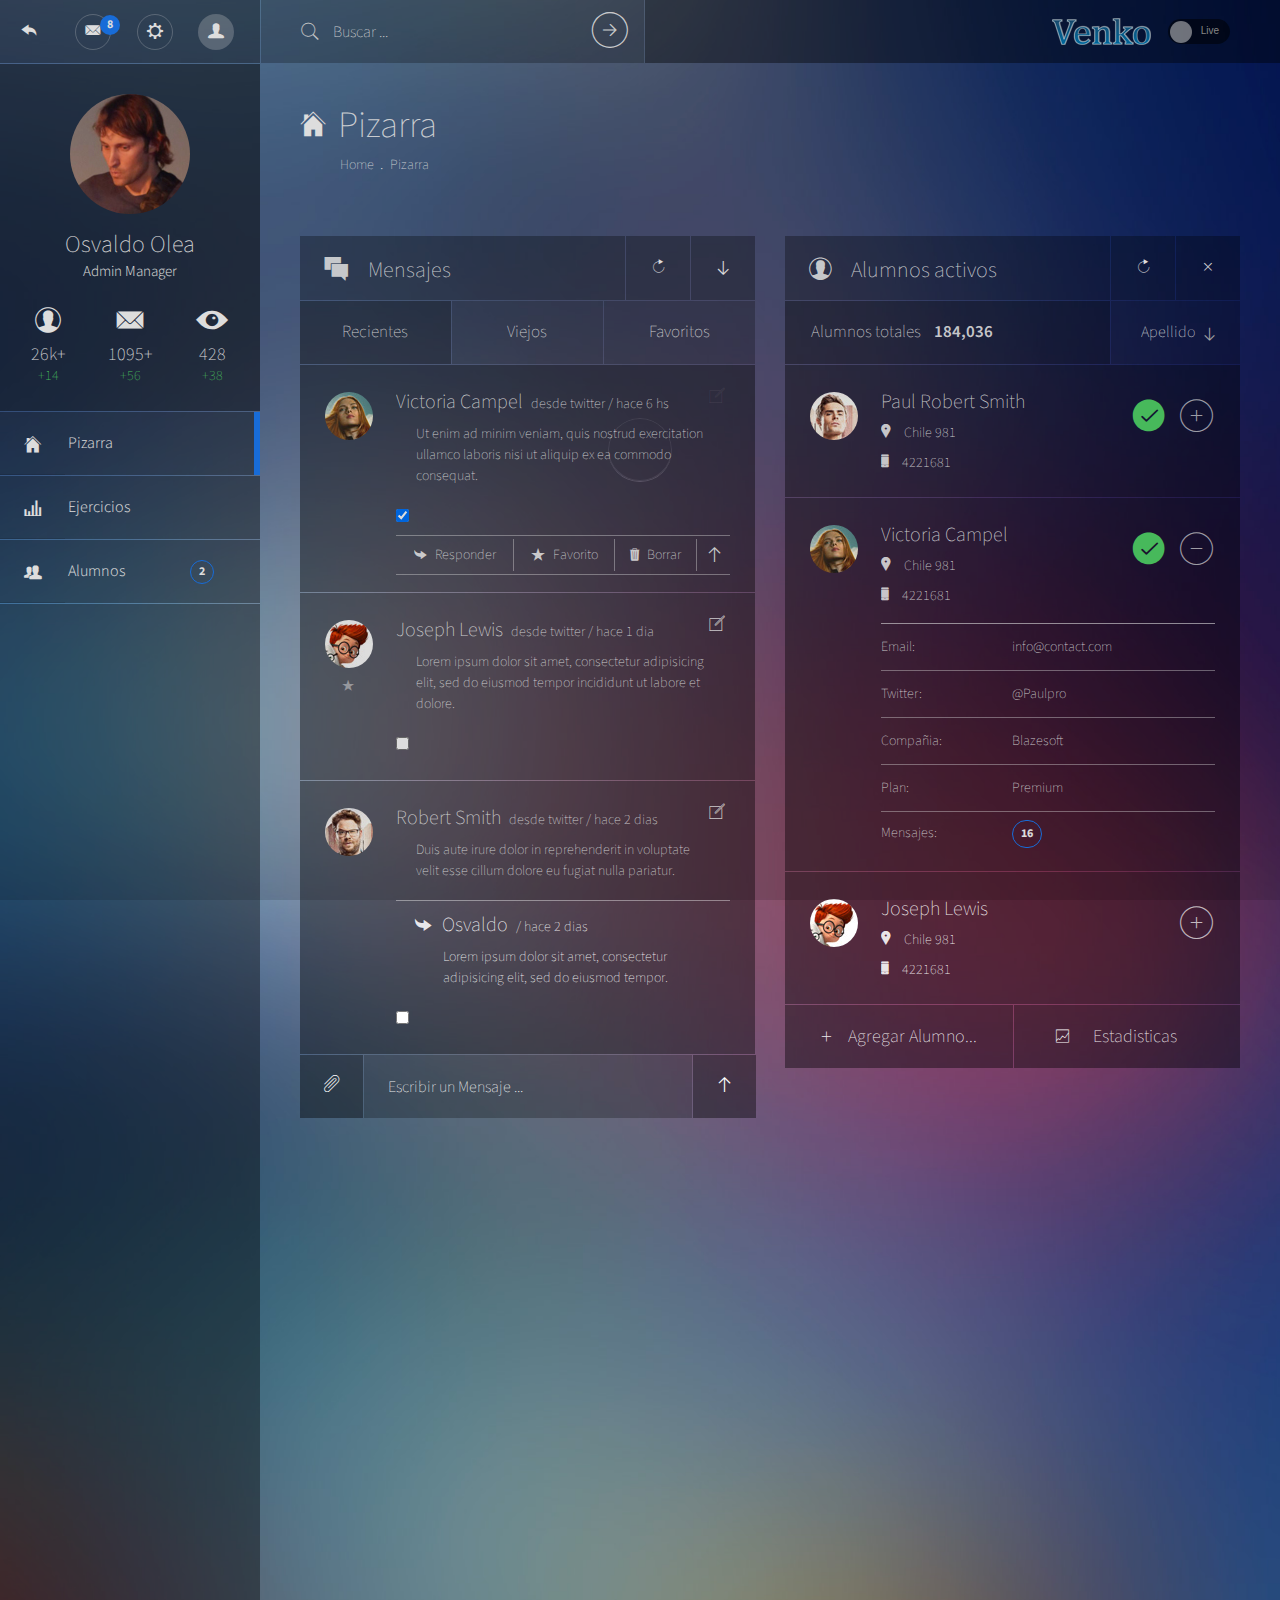
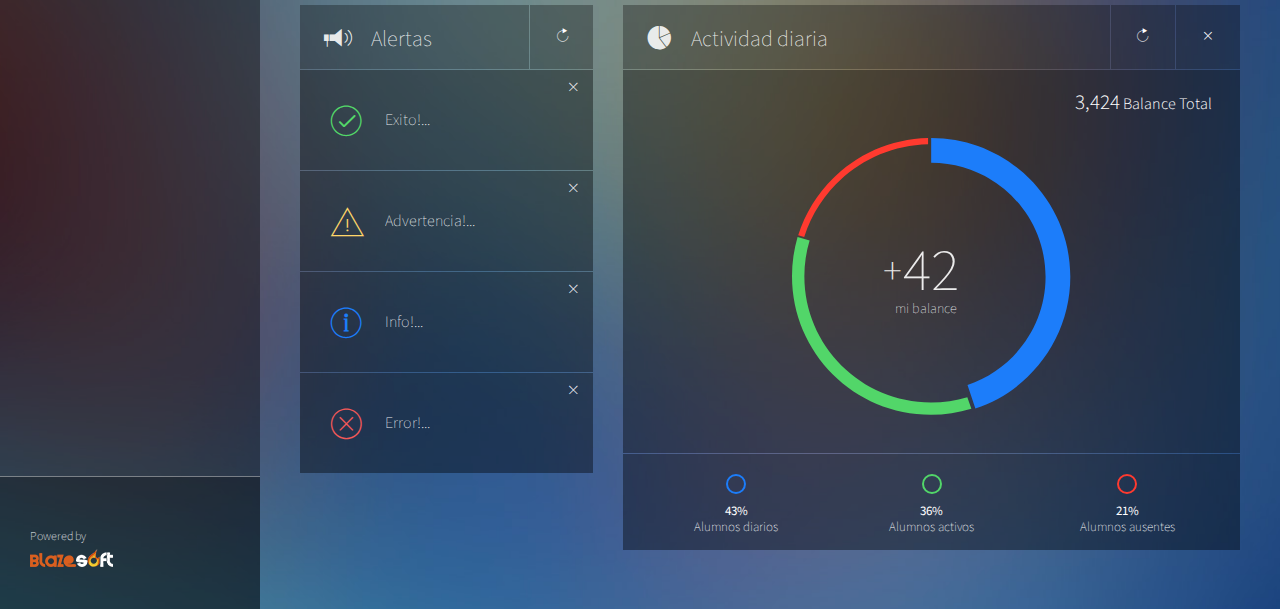
<file: Venko/Admin/templates/index.html>
<!DOCTYPE html>
<html lang="es">
<head>
	<meta charset="UTF-8">
	<meta name="viewport" content="width=device-width, initial-scale=1.0">
	<title>Venko | Entrenamiento Personalizado Digital</title>
	
	<link rel="icon" sizes="192x192" href="../static/img/touch-icon.png" /> 
	<link rel="apple-touch-icon" href="../static/img/touch-icon-iphone.png" /> 
	<link rel="apple-touch-icon" sizes="76x76" href="../static/img/touch-icon-ipad.png" /> 
	<link rel="apple-touch-icon" sizes="120x120" href="../static/img/touch-icon-iphone-retina.png" />
	<link rel="apple-touch-icon" sizes="152x152" href="../static/img/touch-icon-ipad-retina.png" />
	
	<link rel="shortcut icon" type="image/x-icon" href="../static/img/favicon.ico" />

	<link rel="stylesheet" type="text/css" href="../static/css/bootstrap.min.css">
	<link rel="stylesheet" type="text/css" href="../static/css/main.min.css">
</head>
<body>
	<div id="loading">
		<div class="loader loader-light loader-large"></div>
	</div>
	<header class="top-bar">
		
		<ul class="profile"> 
			<li>
				<a href="#" class="btn-circle no-circle">
					<i class="pe-7f-back"></i>
				</a>
			</li>
			<li>
				<a href="#" onclick="return false;" class="btn-circle btn-sm">
					<i class="pe-7f-mail"></i>
					<span class="badge badge--blue">8</span>
				</a>
			</li>
			<li>
				<a href="#" onclick="return false;" class="btn-circle btn-sm">
					<i class="pe-7g-sets"></i>
				</a>
			</li>
			<li>
				<a href="#" onclick="return false;" class="btn-circle btn-sm active">
					<i class="pe-7g-user"></i>
				</a>
			</li>
			<li class="mobile-nav">
				<a href="#" onclick="return false;" class="btn-circle btn-sm">
					<i class="pe-7f-menu"></i>
				</a>
			</li>
		</ul>

		<div class="main-search">
			<input type="text" placeholder="Buscar ..." id="msearch">
			<label for="msearch">
				<i class="pe-7s-search"></i>
			</label>
			<button>
				<i class="pe-7g-arrow-circled pe-rotate-90"></i>
			</button>
		</div>
		
		<div class="main-brand">
			<div class="main-brand__container">
				<div class="main-logo"><img src="../static/img/logo.png"></div>
				<input type="checkbox" id="s-logo" class="sw" />
				<label class="swtc swtc--dark swtc--header" for="s-logo"></label> 
			</div>
		</div>
		
	</header> <!-- /top-bar -->


	<div class="wrapper">

		<aside class="sidebar">
			
			<div class="user-info">
					<figure class="rounded-image profile__img">
						<img class="media-object" src="../static/img/profile.jpg" alt="user">
					</figure>
					<h2 class="user-info__name">Osvaldo Olea</h2>
					<h3 class="user-info__role">Admin Manager</h3>
					<ul class="user-info__numbers">
						<li>
							<i class="pe-7f-user"></i>
							<p>26k+</p>
							<p>+14</p>
						</li>
						<li>
							<i class="pe-7f-mail"></i>
							<p>1095+</p>
							<p>+56</p>
						</li>
						<li>
							<i class="pe-7g-watch"></i>
							<p>428</p>
							<p>+38</p>
						</li>
					</ul>
				</div> <!-- /user-info -->

				<ul class="main-nav">
					<li class="main-nav--active">
						<a class="main-nav__link" href="#">
							<span class="main-nav__icon"><i class="pe-7f-home"></i></span>
							Pizarra
						</a>
					</li>
					<li>
						<a class="main-nav__link" href="#">
							<span class="main-nav__icon"><i class="pe-7f-graph3"></i></span>
							Ejercicios
						</a>
					</li>
					<li>
						<a class="main-nav__link" href="/alumnos">
							<span class="main-nav__icon"><i class="pe-7f-users"></i></span>
							Alumnos <span class="badge badge--line badge--blue">2</span>
						</a>
					</li>
				</ul> <!-- /main-nav -->
			
		</aside> <!-- /sidebar -->
		
		<section class="content">
			<header class="main-header">
				<div class="main-header__nav">
					<h1 class="main-header__title">
						<i class="pe-7f-home"></i>
						<span>Pizarra</span>
					</h1>
					<ul class="main-header__breadcrumb">
						<li><a href="#" onclick="return false;">Home</a></li>
						<li class="active"><a href="#" onclick="return false;">Pizarra</a></li>
					</ul>
				</div>
				
			</header> <!-- /main-header -->

				<div class="row">
					
					<div class="col-md-6">
						<article class="widget">
							<header class="widget__header">
								<div class="widget__title">
									<i class="pe-7f-chat"></i><h3>Mensajes</h3>
								</div>
								<div class="widget__config">
									<a href="#"><i class="pe-7f-refresh"></i></a>
									<a href="#" style="line-height: 68px;"><i class="pe-7g-arrow2-down"></i></a>
								</div>
							</header>
							
							<div class="widget__content">
								<div class="tabs">
									<input type="radio" id="tab1" name="msgs_tabs" checked>
									<label for="tab1" class="tabs__tab">Recientes</label>
									<input type="radio" id="tab2" name="msgs_tabs">
									<label for="tab2" class="tabs__tab">Viejos</label>
									<input type="radio" id="tab3" name="msgs_tabs">
									<label for="tab3" class="tabs__tab">Favoritos</label>
									<div class="clearfix"></div>
									
									<div class="tabs__content">
										
										<div class="tabs__content--1">
											
											<div class="media message">
												<figure class="pull-left rounded-image message__img">
													<img class="media-object" src="../static/img/user1.jpg" alt="user">
												</figure>
												<div class="media-body">
													<h4 class="media-heading message__heading">Victoria Campel  <span>desde twitter  /  hace 6 hs</span></h4>
													<p class="message__msg">Ut enim ad minim veniam, quis nostrud exercitation ullamco laboris nisi ut aliquip ex ea commodo consequat. </p>
													<input type="checkbox" class="msg-o" id="msg-o1" checked>
													<label class="message__controls--opener" for="msg-o1"><i class="pe-7s-note"></i></label>
													<div class="message__controls--cont">
														<ul class="message__controls">
															<li><a href="#" onclick="return false;"><i class="pe-7f-back pe-rotate-180"></i> <span>Responder</span></a></li>
															<li><a href="#" class="set_fav" onclick="return false;"><i class="pe-7f-star"></i> <span>Favorito</span></a></li>
															<li><a href="#" onclick="return false;"><i class="pe-7f-trash"></i> <span>Borrar</span></a></li>
															<li><a href="#" class="close_cntrl" onclick="return false;"><i class="pe-7g-arrow2-up"></i></a></li>
														</ul>
													</div> 
												</div>
											</div> <!-- /message -->

											<div class="media message fav">
												<figure class="pull-left rounded-image message__img">
													<img class="media-object" src="../static/img/user2.jpg" alt="user">
												</figure>
												<div class="media-body">
													<h4 class="media-heading message__heading">Joseph Lewis <span>desde twitter  /  hace 1 dia</span></h4>
													<p class="message__msg">Lorem ipsum dolor sit amet, consectetur adipisicing elit, sed do eiusmod tempor incididunt ut labore et dolore.</p>
													<input type="checkbox" class="msg-o" id="msg-o2">
													<label class="message__controls--opener" for="msg-o2"><i class="pe-7s-note"></i></label>
													<div class="message__controls--cont">
														<ul class="message__controls">
															<li><a href="#" onclick="return false;"><i class="pe-7f-back pe-rotate-180"></i> <span>Responder</span></a></li>
															<li><a href="#" class="set_fav" onclick="return false;"><i class="pe-7f-star"></i> <span>Favorito</span></a></li>
															<li><a href="#" onclick="return false;"><i class="pe-7f-trash"></i> <span>Borrar</span></a></li>
															<li><a href="#" class="close_cntrl" onclick="return false;"><i class="pe-7g-arrow2-up"></i></a></li>
														</ul>
													</div>
												</div>
											</div> <!-- /message -->

											<div class="media message">
												<figure class="pull-left rounded-image message__img">
													<img class="media-object" src="../static/img/user3.jpg" alt="user">
												</figure>
												<div class="media-body">
													<h4 class="media-heading message__heading">Robert Smith  <span>desde twitter  /  hace 2 dias</span></h4>
													<p class="message__msg">Duis aute irure dolor in reprehenderit in voluptate velit esse cillum dolore eu fugiat nulla pariatur.</p>
													<hr>
													<div class="message__reply">
														<h4 class="media-heading message__heading">
															<i class="pe-7f-back pe-rotate-180"></i> Osvaldo  <span>/  hace 2 dias</span></h4>
														<p class="message__msg">Lorem ipsum dolor sit amet, consectetur adipisicing elit, sed do eiusmod tempor.</p>
													</div>
													<input type="checkbox" class="msg-o" id="msg-o3">
													<label class="message__controls--opener" for="msg-o3"><i class="pe-7s-note"></i></label>
													<div class="message__controls--cont">
														<ul class="message__controls">
															<li><a href="#" onclick="return false;"><i class="pe-7f-back pe-rotate-180"></i> <span>Responder</span></a></li>
															<li><a href="#" class="set_fav" onclick="return false;"><i class="pe-7f-star"></i> <span>Favorito</span></a></li>
															<li><a href="#" onclick="return false;"><i class="pe-7f-trash"></i> <span>Borrar</span></a></li>
															<li><a href="#" class="close_cntrl" onclick="return false;"><i class="pe-7g-arrow2-up"></i></a></li>
														</ul>
													</div>
												</div>
											</div> <!-- /message -->
											<div class="message__write">
												<form action="">
													<input type="file" id="add_attachment">
													<label for="add_attachment"><i class="pe-7f-paperclip  pe-rotate-90"></i></label><input type="text" placeholder="Escribir un Mensaje ..."><input type="submit" id="send_msg"><label for="send_msg"><i class="pe-7g-arrow2-up"></i></label></form>
											</div>
										</div> <!-- /tabscontent1 -->


										
										<div class="tabs__content--2">
											
											<div class="media message">
												<figure class="pull-left rounded-image message__img">
													<img class="media-object" src="../static/img/user1.jpg" alt="user">
												</figure>
												<div class="media-body">
													<h4 class="media-heading message__heading">Victoria Campel  <span>desde twitter  /  hace 6 hs</span></h4>
													<p class="message__msg">Ut enim ad minim veniam, quis nostrud exercitation ullamco laboris nisi ut aliquip ex ea commodo consequat. Duis aute irure dolor in reprehenderit in voluptate velit esse.</p>
													<input type="checkbox" class="msg-o" id="msg-o4" checked>
													<label class="message__controls--opener" for="msg-o4"><i class="pe-7s-note"></i></label>
													<div class="message__controls--cont">
														<ul class="message__controls">
															<li><a href="#" onclick="return false;"><i class="pe-7f-back pe-rotate-180"></i> <span>Responder</span></a></li>
															<li><a href="#" class="set_fav" onclick="return false;"><i class="pe-7f-star"></i> <span>Favorito</span></a></li>
															<li><a href="#" onclick="return false;"><i class="pe-7f-trash"></i> <span>Borrar</span></a></li>
															<li><a href="#" class="close_cntrl" onclick="return false;"><i class="pe-7g-arrow2-up"></i></a></li>
														</ul>
													</div> 
												</div>
											</div> <!-- /message -->

											<div class="media message fav">
												<figure class="pull-left rounded-image message__img">
													<img class="media-object" src="../static/img/user2.jpg" alt="user">
												</figure>
												<div class="media-body">
													<h4 class="media-heading message__heading">Joseph Lewis <span>desde twitter  /  hace 1 dia</span></h4>
													<p class="message__msg">Lorem ipsum dolor sit amet, consectetur adipisicing elit, sed do eiusmod tempor incididunt ut labore et dolore magna aliqua.</p>
													<input type="checkbox" class="msg-o" id="msg-o5">
													<label class="message__controls--opener" for="msg-o5"><i class="pe-7s-note"></i></label>
													<div class="message__controls--cont">
														<ul class="message__controls">
															<li><a href="#" onclick="return false;"><i class="pe-7f-back pe-rotate-180"></i> <span>Responder</span></a></li>
															<li><a href="#" class="set_fav" onclick="return false;"><i class="pe-7f-star"></i> <span>Favorito</span></a></li>
															<li><a href="#" onclick="return false;"><i class="pe-7f-trash"></i> <span>Borrar</span></a></li>
															<li><a href="#" class="close_cntrl" onclick="return false;"><i class="pe-7g-arrow2-up"></i></a></li>
														</ul>
													</div>
												</div>
											</div> <!-- /message -->

											<div class="message__write">
												<form action="">
													<input type="file" id="add_attachment">
													<label for="add_attachment"><i class="pe-7f-paperclip  pe-rotate-90"></i></label><input type="text" placeholder="Escribir un Mensaje ..."><input type="submit" id="send_msg"><label for="send_msg"><i class="pe-7f-up-arrow"></i></label></form>
											</div>
										</div> <!-- /tabscontent2 -->


										<div class="tabs__content--3">

											<div class="media message fav">
												<figure class="pull-left rounded-image message__img">
													<img class="media-object" src="../static/img/user2.jpg" alt="user">
												</figure>
												<div class="media-body">
													<h4 class="media-heading message__heading">Joseph Lewis <span>desde twitter  /  hace 1 dia</span></h4>
													<p class="message__msg">Lorem ipsum dolor sit amet, consectetur adipisicing elit, sed do eiusmod tempor incididunt ut labore et dolore magna aliqua.</p>
													<input type="checkbox" class="msg-o" id="msg-o6">
													<label class="message__controls--opener" for="msg-o6"><i class="pe-7s-note"></i></label>
													<div class="message__controls--cont">
														<ul class="message__controls">
															<li><a href="#" onclick="return false;"><i class="pe-7f-back pe-rotate-180"></i> <span>Responder</span></a></li>
															<li><a href="#" class="set_fav" onclick="return false;"><i class="pe-7f-star"></i> <span>Favorito</span></a></li>
															<li><a href="#" onclick="return false;"><i class="pe-7f-trash"></i> <span>Borrar</span></a></li>
															<li><a href="#" class="close_cntrl" onclick="return false;"><i class="pe-7g-arrow2-up"></i></a></li>
														</ul>
													</div>
												</div>
											</div> <!-- /message -->

											<div class="media message">
												<figure class="pull-left rounded-image message__img">
													<img class="media-object" src="../static/img/user3.jpg" alt="user">
												</figure>
												<div class="media-body">
													<h4 class="media-heading message__heading">Robert Smith  <span>desde twitter  /  hace 2 dias</span></h4>
													<p class="message__msg">Duis aute irure dolor in reprehenderit in voluptate velit esse cillum dolore eu fugiat nulla pariatur.</p>
													<hr>
													<div class="message__reply">
														<h4 class="media-heading message__heading">
															<i class="pe-7f-back pe-rotate-180"></i> Osvaldo  <span>/  hace 2 dias</span></h4>
														<p class="message__msg">Lorem ipsum dolor sit amet, consectetur adipisicing elit, sed do eiusmod tempor.</p>
													</div>
													<input type="checkbox" class="msg-o" id="msg-o7">
													<label class="message__controls--opener" for="msg-o7"><i class="pe-7s-note"></i></label>
													<div class="message__controls--cont">
														<ul class="message__controls">
															<li><a href="#" onclick="return false;"><i class="pe-7f-back pe-rotate-180"></i> <span>Responder</span></a></li>
															<li><a href="#" class="set_fav" onclick="return false;"><i class="pe-7f-star"></i> <span>Favorito</span></a></li>
															<li><a href="#" onclick="return false;"><i class="pe-7f-trash"></i> <span>Borrar</span></a></li>
															<li><a href="#" class="close_cntrl" onclick="return false;"><i class="pe-7g-arrow2-up"></i></a></li>
														</ul>
													</div>
												</div>
											</div> <!-- /message -->
											<div class="message__write">
												<form action="">
													<input type="file" id="add_attachment">
													<label for="add_attachment"><i class="pe-7f-paperclip  pe-rotate-90"></i></label><input type="text" placeholder="Escribir un Mensaje ..."><input type="submit" id="send_msg"><label for="send_msg"><i class="pe-7f-up-arrow"></i></label></form>
											</div>
										</div> <!-- /tabscontent3 -->
									</div> 
								
								</div> <!-- /tabs -->
								

								
							</div> <!-- /widget__content -->

						</article><!-- /widget -->
					</div>

					<div class="col-md-6">
						<article class="widget">
							<header class="widget__header">
								<div class="widget__title">
									<i class="pe-7f-user"></i><h3>Alumnos activos</h3>
								</div>
								<div class="widget__config">
									<a href="#"><i class="pe-7f-refresh"></i></a>
									<a href="#"><i class="pe-7s-close"></i></a>
								</div>
							</header>

							<div class="widget__content">
								<div class="members__controls">
									<div class="members__controls--total">
										Alumnos totales <span>184,036</span>
									</div>
									<div class="members__controls--order custom-dropdown">
										<select class="dropdown-select">
											<option value="1">Apellido<i style="
										content:url(../static/img/arrow.svg); 
										width: 15px; height: 15px; 
										display: inline-block;
										vertical-align: middle;
										margin-left: 6px;
										margin-top: -3px;
									"></i></option>
											<option value="2">Nombre</option>
											<option value="3">Nivel</option>
											<option value="4">Rutina</option>
										</select>
									</div>
								</div>

								<div class="clearfix"></div>
								
								<div class="members__container">
									
									<div class="media message checked">
										<figure class="pull-left rounded-image message__img">
											<img class="media-object" src="../static/img/user4.jpg" alt="user">
										</figure>
										<div class="media-body">
											<h4 class="media-heading message__heading">Paul Robert Smith</h4>
											<p class="message__location">
												<i class="pe-7f-map-marker"></i>  Chile 981 <br><br>
												<i class="pe-7f-phone"></i>  4221681
											</p>

											<a class="c-btn--check"></a>
											<input type="checkbox" class="btn-more-check" id="more1">
											<label class="c-btn--more" for="more1"></label>

											<div class="message__details">
												<table>
													<tr>
														<td>Email:</td>
														<td>info@contact.com</td>
													</tr>
													<tr>
														<td>Twitter:</td>
														<td>@Paulpro</td>
													</tr>
													<tr>
														<td>Compañia:</td>
														<td>Blazesoft</td>
													</tr>
													<tr>
														<td>Plan:</td>
														<td>Premium</td>
													</tr>
													<tr>
														<td>Mensajes:</td>
														<td><span class="badge badge--line badge--blue">16</span></td>
													</tr>
												</table>
											</div>

										</div>
									</div>

									<div class="media message checked">
										<figure class="pull-left rounded-image message__img">
											<img class="media-object" src="../static/img/user1.jpg" alt="user">
										</figure>
										<div class="media-body">
											<h4 class="media-heading message__heading">Victoria Campel</h4>
											<p class="message__location">
												<i class="pe-7f-map-marker"></i>  Chile 981 <br><br>
												<i class="pe-7f-phone"></i>  4221681
											</p>

											<a class="c-btn--check"></a>
											<input type="checkbox" class="btn-more-check" id="more2" checked>
											<label class="c-btn--more" for="more2"></label>

											<div class="message__details">
												<table>
													<tr>
														<td>Email:</td>
														<td>info@contact.com</td>
													</tr>
													<tr>
														<td>Twitter:</td>
														<td>@Paulpro</td>
													</tr>
													<tr>
														<td>Compañia:</td>
														<td>Blazesoft</td>
													</tr>
													<tr>
														<td>Plan:</td>
														<td>Premium</td>
													</tr>
													<tr>
														<td>Mensajes:</td>
														<td><span class="badge badge--line badge--blue">16</span></td>
													</tr>
												</table>
											</div>

										</div>
									</div>

									<div class="media message">
										<figure class="pull-left rounded-image message__img">
											<img class="media-object" src="../static/img/user2.jpg" alt="user">
										</figure>
										<div class="media-body">
											<h4 class="media-heading message__heading">Joseph Lewis</h4>
											<p class="message__location">
												<i class="pe-7f-map-marker"></i>  Chile 981 <br><br>
												<i class="pe-7f-phone"></i>  4221681
											</p>

											<a class="c-btn--check"></a>
											<input type="checkbox" class="btn-more-check" id="more3">
											<label class="c-btn--more" for="more3"></label>

											<div class="message__details">
												<table>
													<tr>
														<td>Email:</td>
														<td>info@contact.com</td>
													</tr>
													<tr>
														<td>Twitter:</td>
														<td>@Paulpro</td>
													</tr>
													<tr>
														<td>Compañia:</td>
														<td>Blazesoft</td>
													</tr>
													<tr>
														<td>Plan:</td>
														<td>Premium</td>
													</tr>
													<tr>
														<td>Mensajes:</td>
														<td><span class="badge badge--line badge--blue">16</span></td>
													</tr>
												</table>
											</div>

										</div>
									</div>

								</div> <!-- /members__container -->
								
								<div class="clearfix"></div>

								<div class="members__footer"><button class="members__load-more"><span>+</span> Agregar Alumno...</button><button class="members__search">
										<i class="pe-7s-graph2"></i> Estadisticas
									</button>
								</div>

							</div>
						</article><!-- /widget -->
					</div>


				</div> <!-- /row -->
				<div class="row">
					<div class="col-md-4">
						<article class="widget">
							<header class="widget__header one-btn">
								<div class="widget__title">
									<i class="pe-7f-speaker"></i><h3>Alertas</h3>
								</div>
								<div class="widget__config">
									<a href="#"><i class="pe-7f-refresh"></i></a>
								</div>
							</header>
							
							<div class="widget__content">
								
								<div class="alert alert-fixed alert-success alert-dismissible" role="alert">
								  <button type="button" class="close" data-dismiss="alert"><span aria-hidden="true"><i class="pe-7s-close"></i></span><span class="sr-only">Cerrar</span></button>
								  <div class="alert__icon pull-left">
								  	<i class="pe-7s-check"></i>
								  </div>
								  <p class="alert__text"> Exito!...</p>
								</div>
								
								<div class="alert alert-fixed alert-warning alert-dismissible" role="alert">
								  <button type="button" class="close" data-dismiss="alert"><span aria-hidden="true"><i class="pe-7s-close"></i></span><span class="sr-only">Cerrar</span></button>
								  <div class="alert__icon pull-left">
								  	<i class="pe-7s-attention"></i>
								  </div>
								  <p class="alert__text"> Advertencia!...</p>
								</div>
								
								<div class="alert alert-fixed alert-info alert-dismissible" role="alert">
								  <button type="button" class="close" data-dismiss="alert"><span aria-hidden="true"><i class="pe-7s-close"></i></span><span class="sr-only">Cerrar</span></button>
								  <div class="alert__icon pull-left">
								  	<i class="pe-7s-info"></i>
								  </div>
								  <p class="alert__text"> Info!...</p>
								</div>
								
								<div class="alert alert-fixed alert-danger alert-dismissible" role="alert">
								  <button type="button" class="close" data-dismiss="alert"><span aria-hidden="true"><i class="pe-7s-close"></i></span><span class="sr-only">Cerrar</span></button>
								  <div class="alert__icon pull-left">
								  	<i class="pe-7s-close-circle"></i>
								  </div>
								  <p class="alert__text"> Error!...</p>
								</div>
								
							</div> <!-- /widget__content -->

						</article><!-- /widget -->
					</div>
					<div class="col-md-8">
						<article class="widget">
							<header class="widget__header">
								<div class="widget__title">
									<i class="pe-7f-graph"></i><h3>Actividad diaria</h3>
								</div>
								<div class="widget__config">
									<a href="#"><i class="pe-7f-refresh"></i></a>
									<a href="#"><i class="pe-7s-close"></i></a>
								</div>
							</header>

							<div class="widget__content filled">
								<p class="graph-number"><span>3,424</span> Balance Total</p>
								<div class="pie-container">
									<div class="pie-number">
										<h3>42</h3>
										<p>mi balance</p>	
									</div>
									<svg xmlns="http://www.w3.org/2000/svg" viewBox="0 0 180 179">
										<path fill="#ff3a2f" d="M88,0C48.6,0.9,15.4,27,4,62.9L7.9,64C18.8,29.8,50.4,4.9,88,4V0z"/>
										<path fill="#52d669" d="M113.4,167.6C106,169.8,98,171,89.9,171C44.7,171,8,134.4,8,89.4c0-8,1.2-15.8,3.4-23.1L3.6,64
											C1.3,72,0,80.5,0,89.4C0,138.9,40.2,179,89.9,179c9.1,0,17.8-1.4,26.1-3.9L113.4,167.6z"/>
										<path fill="#1c7dfa" d="M90,0v16c40.8,0,74,33.1,74,73.8c0,32.5-21.2,60.2-50.5,70l5.1,15.2c35.7-11.9,61.4-45.6,61.4-85.2
											C180,40.2,139.7,0,90,0z"/>
									</svg>
								</div>

							</div>

							<div class="widget__content filled">
								<div class="row">
									<div class="col-md-4 col-sm-4 col-xs-4 mini-stats">
										<div class="pie-small blue"></div>
										<p>
											<span>43%</span><br>
											Alumnos diarios
										</p>
									</div>
									<div class="col-md-4 col-sm-4 col-xs-4 mini-stats">
										<div class="pie-small green"></div>
										<p>
											<span>36%</span><br>
											Alumnos activos
										</p>
									</div>
									<div class="col-md-4 col-sm-4 col-xs-4 mini-stats">
										<div class="pie-small red"></div>
										<p>
											<span>21%</span><br>
											Alumnos ausentes
										</p>
									</div>
								</div>
							</div>

						</article><!-- /widget -->
					</div>


				</div> <!-- /row -->

			<footer class="footer-brand">
				<p>Powered by</p>
				<img src="../static/img/logo_trim.png">
			</footer>


		</section> <!-- /content -->

	</div>


	 
	<script type="text/javascript" src="../static/js/main.js"></script>
	<script type="text/javascript" src="../static/js/amcharts/amcharts.js"></script>
	<script type="text/javascript" src="../static/js/amcharts/serial.js"></script>
	<script type="text/javascript" src="../static/js/amcharts/pie.js"></script>
	<script type="text/javascript" src="../static/js/chart.js"></script>
</body>
</html>
</file>
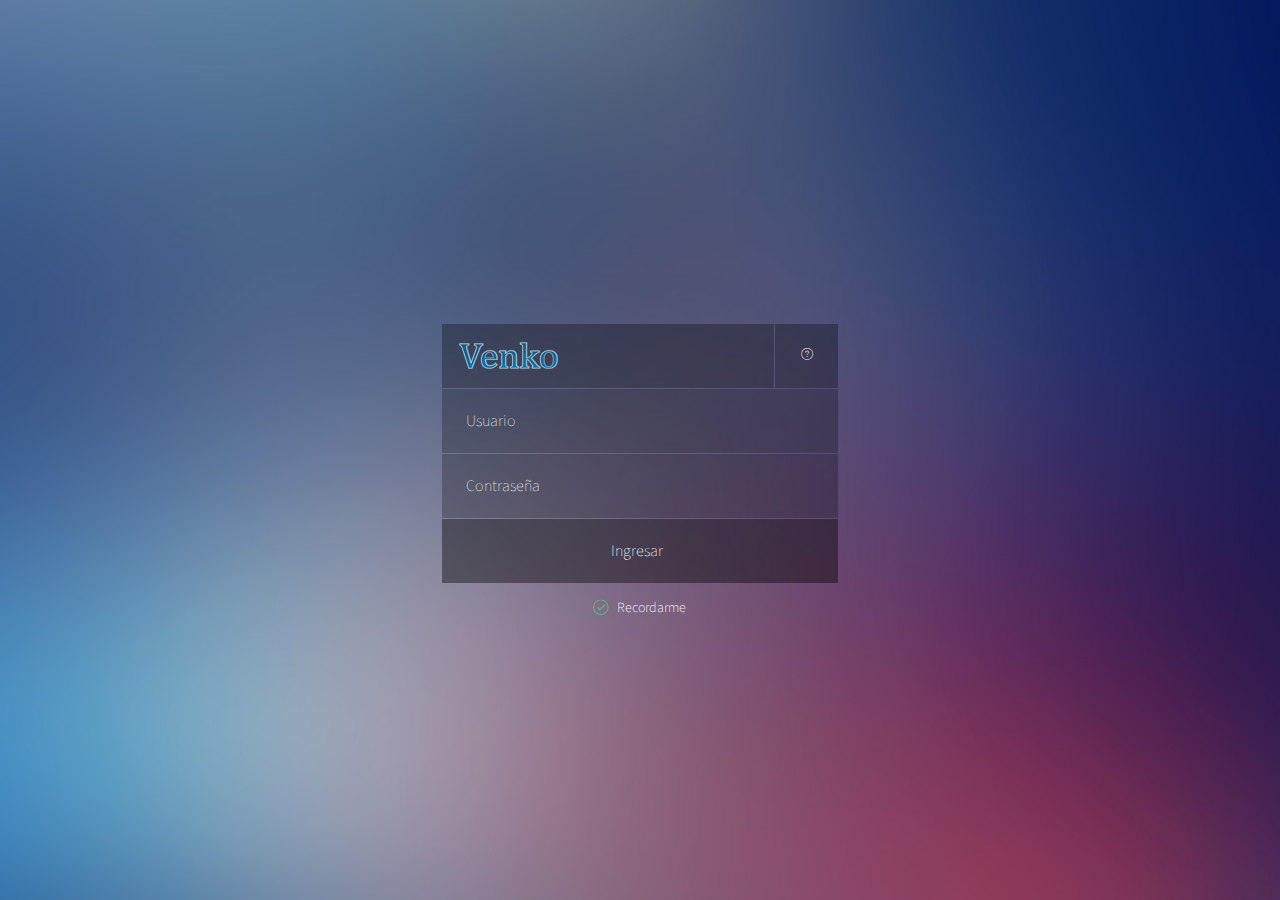
<file: Venko/Admin/templates/login.html>
<!DOCTYPE html>
<html lang="es">
<head>
	<meta charset="UTF-8">
	<meta name="viewport" content="width=device-width, initial-scale=1.0">
	<title>Venko | Entrenamiento Personalizado Digital</title>
	
	<link rel="icon" sizes="192x192" href="../static/img/touch-icon.png" /> 
	<link rel="apple-touch-icon" href="../static/img/touch-icon-iphone.png" /> 
	<link rel="apple-touch-icon" sizes="76x76" href="../static/img/touch-icon-ipad.png" /> 
	<link rel="apple-touch-icon" sizes="120x120" href="../static/img/touch-icon-iphone-retina.png" />
	<link rel="apple-touch-icon" sizes="152x152" href="../static/img/touch-icon-ipad-retina.png" />
	
	<link rel="shortcut icon" type="image/x-icon" href="../static/img/favicon.ico" />

	<link rel="stylesheet" type="text/css" href="../static/css/bootstrap.min.css">
	<link rel="stylesheet" type="text/css" href="../static/css/main.min.css">
</head>
<body>
	

	
				
				
					<div>
					
					<div class="col-md-4  col-md-offset-4">
						<article class="widget widget__login">
							<header class="widget__header one-btn">
								<div class="widget__title ">
									<div class="main-logo"><img src="../static/img/logo.png" style="margin-left: 15px;"></div>
								</div>
								<div class="widget__config">
									<a href="#" onclick="window.location.href = '#'"><i class="pe-7s-help1"></i></a>
								</div>
							</header>

							<div class="widget__content">
								<input type="text" placeholder="Usuario">
								<input type="password" placeholder="Contraseña">
								<button onclick="window.location.href = '#">Ingresar</button>
							</div>
							<div class="login__remember text-center">
								<input type="checkbox" class="custom-checkbox" id="cc1" checked>
								<label for="cc1"></label>
								Recordarme
							</div>
						</article><!-- /widget -->
					</div>
				</div>

</body>
</html>
</file>
<file: Venko/Admin/static/css/main.min.css>
@import url(http://fonts.googleapis.com/css?family=Source+Sans+Pro:200,300,400,600);a,abbr,acronym,address,applet,article,aside,audio,b,big,blockquote,body,canvas,caption,center,cite,code,dd,del,details,dfn,div,dl,dt,em,embed,fieldset,figcaption,figure,footer,form,h1,h2,h3,h4,h5,h6,header,hgroup,html,i,iframe,img,ins,kbd,label,legend,li,mark,menu,nav,object,ol,output,p,pre,q,ruby,s,samp,section,small,span,strike,strong,sub,summary,sup,table,tbody,td,tfoot,th,thead,time,tr,tt,u,ul,var,video{margin:0;padding:0;border:0;font:inherit;vertical-align:baseline}article,aside,details,figcaption,figure,footer,header,hgroup,menu,nav,section{display:block}body{line-height:1}ol,ul{list-style:none}blockquote,q{quotes:none}blockquote:after,blockquote:before,q:after,q:before{content:'';content:none}table{border-collapse:collapse;border-spacing:0}input:active,input:focus{outline:0}@font-face{font-family:Pe-icon-7-filled;src:url(../fonts/Pe-icon-7-filled.eot?-uyfy85);src:url(../fonts/Pe-icon-7-filled.eot?#iefix-uyfy85) format("embedded-opentype"),url(../fonts/Pe-icon-7-filled.woff?-uyfy85) format("woff"),url(../fonts/Pe-icon-7-filled.ttf?-uyfy85) format("truetype"),url(../fonts/Pe-icon-7-filled.svg?-uyfy85#Pe-icon-7-filled) format("svg");font-weight:400;font-style:normal}[class*=" pe-7f-"],[class^=pe-7f-]{font-family:Pe-icon-7-filled;speak:none;font-style:normal;font-weight:400;font-variant:normal;text-transform:none;line-height:1;-webkit-font-smoothing:antialiased;-moz-osx-font-smoothing:grayscale}.pe-7f-cloud-upload:before{content:"\e605"}.pe-7f-angle-up:before{content:"\e601"}.pe-7f-cloud-download:before{content:"\e606"}.pe-7f-angle-right:before{content:"\e602"}.pe-7f-angle-left:before{content:"\e603"}.pe-7f-angle-down:before{content:"\e604"}.pe-7f-wallet:before{content:"\e680"}.pe-7f-volume2:before{content:"\e681"}.pe-7f-volume1:before{content:"\e682"}.pe-7f-voicemail:before{content:"\e683"}.pe-7f-video:before{content:"\e684"}.pe-7f-user:before{content:"\e685"}.pe-7f-upload:before{content:"\e686"}.pe-7f-unlock:before{content:"\e687"}.pe-7f-umbrella:before{content:"\e688"}.pe-7f-trash:before{content:"\e689"}.pe-7f-tools:before{content:"\e68a"}.pe-7f-timer:before{content:"\e68b"}.pe-7f-ticket:before{content:"\e68c"}.pe-7f-target:before{content:"\e68d"}.pe-7f-sun:before{content:"\e68e"}.pe-7f-study:before{content:"\e68f"}.pe-7f-stopwatch:before{content:"\e690"}.pe-7f-star:before{content:"\e691"}.pe-7f-speaker:before{content:"\e692"}.pe-7f-signal:before{content:"\e693"}.pe-7f-shuffle:before{content:"\e694"}.pe-7f-shopbag:before{content:"\e695"}.pe-7f-share:before{content:"\e696"}.pe-7f-server:before{content:"\e697"}.pe-7f-search:before{content:"\e698"}.pe-7f-science:before{content:"\e699"}.pe-7f-ribbon:before{content:"\e69a"}.pe-7f-repeat:before{content:"\e69b"}.pe-7f-refresh:before{content:"\e69c"}.pe-7f-refresh-cloud:before{content:"\e69d"}.pe-7f-radio:before{content:"\e69e"}.pe-7f-print:before{content:"\e69f"}.pe-7f-prev:before{content:"\e6a0"}.pe-7f-power:before{content:"\e6a1"}.pe-7f-portfolio:before{content:"\e6a2"}.pe-7f-plus:before{content:"\e6a3"}.pe-7f-play:before{content:"\e6a4"}.pe-7f-plane:before{content:"\e6a5"}.pe-7f-photo-gallery:before{content:"\e6a6"}.pe-7f-phone:before{content:"\e6a7"}.pe-7f-pen:before{content:"\e6a8"}.pe-7f-paper-plane:before{content:"\e6a9"}.pe-7f-bluetooth:before{content:"\e607"}.pe-7f-paint:before{content:"\e6aa"}.pe-7f-wristwatch:before{content:"\e608"}.pe-7f-notebook:before{content:"\e6ab"}.pe-7f-world:before{content:"\e609"}.pe-7f-note:before{content:"\e6ac"}.pe-7f-volume:before{content:"\e60a"}.pe-7f-next:before{content:"\e6ad"}.pe-7f-paperclip:before{content:"\e614"}.pe-7f-news-paper:before{content:"\e6ae"}.pe-7f-note2:before{content:"\e615"}.pe-7f-musiclist:before{content:"\e6af"}.pe-7f-network:before{content:"\e616"}.pe-7f-music:before{content:"\e6b0"}.pe-7f-mouse:before{content:"\e6b1"}.pe-7f-cash:before{content:"\e621"}.pe-7f-more:before{content:"\e6b2"}.pe-7f-add-user:before{content:"\e622"}.pe-7f-moon:before{content:"\e6b3"}.pe-7f-way:before{content:"\e623"}.pe-7f-monitor:before{content:"\e6b4"}.pe-7f-bottom-arrow:before{content:"\e624"}.pe-7f-micro:before{content:"\e6b5"}.pe-7f-medal:before{content:"\e618"}.pe-7f-menu:before{content:"\e6b6"}.pe-7f-like2:before{content:"\e619"}.pe-7f-map:before{content:"\e6b7"}.pe-7f-left-arrow:before{content:"\e61a"}.pe-7f-map-marker:before{content:"\e6b8"}.pe-7f-key:before{content:"\e61b"}.pe-7f-mail:before{content:"\e6b9"}.pe-7f-joy:before{content:"\e61c"}.pe-7f-mail-open:before{content:"\e6ba"}.pe-7f-id:before{content:"\e61d"}.pe-7f-mail-open-file:before{content:"\e6bb"}.pe-7f-film:before{content:"\e61e"}.pe-7f-magnet:before{content:"\e6bc"}.pe-7f-disk:before{content:"\e61f"}.pe-7f-loop:before{content:"\e6bd"}.pe-7f-delete-user:before{content:"\e620"}.pe-7f-look:before{content:"\e6be"}.pe-7f-pin:before{content:"\e613"}.pe-7f-lock:before{content:"\e6bf"}.pe-7f-users:before{content:"\e60b"}.pe-7f-lintern:before{content:"\e6c0"}.pe-7f-user-female:before{content:"\e60c"}.pe-7f-link:before{content:"\e6c1"}.pe-7f-up-arrow:before{content:"\e60d"}.pe-7f-like:before{content:"\e6c2"}.pe-7f-switch:before{content:"\e60e"}.pe-7f-light:before{content:"\e6c3"}.pe-7f-scissors:before{content:"\e60f"}.pe-7f-less:before{content:"\e6c4"}.pe-7f-safe:before{content:"\e610"}.pe-7f-keypad:before{content:"\e6c5"}.pe-7f-right-arrow:before{content:"\e611"}.pe-7f-junk:before{content:"\e6c6"}.pe-7f-plug:before{content:"\e612"}.pe-7f-info:before{content:"\e6c7"}.pe-7f-mute:before{content:"\e617"}.pe-7f-home:before{content:"\e6c8"}.pe-7f-help2:before{content:"\e6c9"}.pe-7f-help1:before{content:"\e6ca"}.pe-7f-graph3:before{content:"\e6cc"}.pe-7f-graph2:before{content:"\e6cd"}.pe-7f-graph1:before{content:"\e6ce"}.pe-7f-graph:before{content:"\e6cf"}.pe-7f-global:before{content:"\e6d0"}.pe-7f-gleam:before{content:"\e6d1"}.pe-7f-glasses:before{content:"\e6d2"}.pe-7f-gift:before{content:"\e6d3"}.pe-7f-folder:before{content:"\e6d4"}.pe-7f-flag:before{content:"\e6d5"}.pe-7f-filter:before{content:"\e6d6"}.pe-7f-file:before{content:"\e6d7"}.pe-7f-expand:before{content:"\e6d8"}.pe-7f-expand1:before{content:"\e6d9"}.pe-7f-edit:before{content:"\e6da"}.pe-7f-drop:before{content:"\e6db"}.pe-7f-drawer:before{content:"\e6dc"}.pe-7f-download:before{content:"\e6dd"}.pe-7f-display2:before{content:"\e6de"}.pe-7f-display1:before{content:"\e6df"}.pe-7f-diskette:before{content:"\e6e0"}.pe-7f-date:before{content:"\e6e1"}.pe-7f-cup:before{content:"\e6e2"}.pe-7f-culture:before{content:"\e6e3"}.pe-7f-crop:before{content:"\e6e4"}.pe-7f-credit:before{content:"\e6e5"}.pe-7f-copy-file:before{content:"\e6e6"}.pe-7f-config:before{content:"\e6e7"}.pe-7f-compass:before{content:"\e6e8"}.pe-7f-comment:before{content:"\e6e9"}.pe-7f-coffee:before{content:"\e6ea"}.pe-7f-cloud:before{content:"\e6eb"}.pe-7f-clock:before{content:"\e6ec"}.pe-7f-check:before{content:"\e6ed"}.pe-7f-chat:before{content:"\e6ee"}.pe-7f-cart:before{content:"\e6ef"}.pe-7f-camera:before{content:"\e6f0"}.pe-7f-call:before{content:"\e6f1"}.pe-7f-calculator:before{content:"\e6f2"}.pe-7f-browser:before{content:"\e6f3"}.pe-7f-box1:before{content:"\e6f5"}.pe-7f-box:before{content:"\e6f6"}.pe-7f-bookmarks:before{content:"\e6f7"}.pe-7f-bicycle:before{content:"\e6f8"}.pe-7f-bell:before{content:"\e6f9"}.pe-7f-battery:before{content:"\e6fa"}.pe-7f-ball:before{content:"\e6fb"}.pe-7f-back:before{content:"\e6fc"}.pe-7f-attention:before{content:"\e6fd"}.pe-7f-anchor:before{content:"\e6fe"}.pe-7f-albums:before{content:"\e6ff"}.pe-7f-alarm:before{content:"\e700"}.pe-7f-airplay:before{content:"\e701"}.pe-7f-close:before{content:"\e600"}@font-face{font-family:Pe-icon-7-stroke;src:url(../fonts/Pe-icon-7-stroke.eot?-9uki6c);src:url(../fonts/Pe-icon-7-stroke.eot?#iefix-9uki6c) format("embedded-opentype"),url(../fonts/Pe-icon-7-stroke.woff?-9uki6c) format("woff"),url(../fonts/Pe-icon-7-stroke.ttf?-9uki6c) format("truetype"),url(../fonts/Pe-icon-7-stroke.svg?-9uki6c#Pe-icon-7-stroke) format("svg");font-weight:400;font-style:normal}[class*=" pe-7s-"],[class^=pe-7s-]{display:inline-block;font-family:Pe-icon-7-stroke;speak:none;font-style:normal;font-weight:400;font-variant:normal;text-transform:none;line-height:1;-webkit-font-smoothing:antialiased;-moz-osx-font-smoothing:grayscale}.pe-7s-cloud-upload:before{content:"\e68a"}.pe-7s-close:before{content:"\e680"}.pe-7s-cloud-download:before{content:"\e68b"}.pe-7s-close-circle:before{content:"\e681"}.pe-7s-angle-up:before{content:"\e682"}.pe-7s-angle-up-circle:before{content:"\e683"}.pe-7s-angle-right:before{content:"\e684"}.pe-7s-angle-right-circle:before{content:"\e685"}.pe-7s-angle-left:before{content:"\e686"}.pe-7s-angle-left-circle:before{content:"\e687"}.pe-7s-angle-down:before{content:"\e688"}.pe-7s-angle-down-circle:before{content:"\e689"}.pe-7s-wallet:before{content:"\e600"}.pe-7s-volume2:before{content:"\e601"}.pe-7s-volume1:before{content:"\e602"}.pe-7s-voicemail:before{content:"\e603"}.pe-7s-video:before{content:"\e604"}.pe-7s-user:before{content:"\e605"}.pe-7s-upload:before{content:"\e606"}.pe-7s-unlock:before{content:"\e607"}.pe-7s-umbrella:before{content:"\e608"}.pe-7s-trash:before{content:"\e609"}.pe-7s-tools:before{content:"\e60a"}.pe-7s-timer:before{content:"\e60b"}.pe-7s-ticket:before{content:"\e60c"}.pe-7s-target:before{content:"\e60d"}.pe-7s-sun:before{content:"\e60e"}.pe-7s-study:before{content:"\e60f"}.pe-7s-stopwatch:before{content:"\e610"}.pe-7s-star:before{content:"\e611"}.pe-7s-speaker:before{content:"\e612"}.pe-7s-signal:before{content:"\e613"}.pe-7s-shuffle:before{content:"\e614"}.pe-7s-shopbag:before{content:"\e615"}.pe-7s-share:before{content:"\e616"}.pe-7s-server:before{content:"\e617"}.pe-7s-search:before{content:"\e618"}.pe-7s-science:before{content:"\e619"}.pe-7s-ribbon:before{content:"\e61a"}.pe-7s-repeat:before{content:"\e61b"}.pe-7s-refresh:before{content:"\e61c"}.pe-7s-refresh-cloud:before{content:"\e61d"}.pe-7s-radio:before{content:"\e61e"}.pe-7s-print:before{content:"\e61f"}.pe-7s-prev:before{content:"\e620"}.pe-7s-power:before{content:"\e621"}.pe-7s-portfolio:before{content:"\e622"}.pe-7s-plus:before{content:"\e623"}.pe-7s-play:before{content:"\e624"}.pe-7s-plane:before{content:"\e625"}.pe-7s-photo-gallery:before{content:"\e626"}.pe-7s-phone:before{content:"\e627"}.pe-7s-pen:before{content:"\e628"}.pe-7s-paper-plane:before{content:"\e629"}.pe-7s-paint:before{content:"\e62a"}.pe-7s-notebook:before{content:"\e62b"}.pe-7s-note:before{content:"\e62c"}.pe-7s-next:before{content:"\e62d"}.pe-7s-news-paper:before{content:"\e62e"}.pe-7s-musiclist:before{content:"\e62f"}.pe-7s-music:before{content:"\e630"}.pe-7s-mouse:before{content:"\e631"}.pe-7s-more:before{content:"\e632"}.pe-7s-moon:before{content:"\e633"}.pe-7s-monitor:before{content:"\e634"}.pe-7s-micro:before{content:"\e635"}.pe-7s-menu:before{content:"\e636"}.pe-7s-map:before{content:"\e637"}.pe-7s-map-marker:before{content:"\e638"}.pe-7s-mail:before{content:"\e639"}.pe-7s-mail-open:before{content:"\e63a"}.pe-7s-mail-open-file:before{content:"\e63b"}.pe-7s-magnet:before{content:"\e63c"}.pe-7s-loop:before{content:"\e63d"}.pe-7s-look:before{content:"\e63e"}.pe-7s-lock:before{content:"\e63f"}.pe-7s-lintern:before{content:"\e640"}.pe-7s-link:before{content:"\e641"}.pe-7s-like:before{content:"\e642"}.pe-7s-light:before{content:"\e643"}.pe-7s-less:before{content:"\e644"}.pe-7s-keypad:before{content:"\e645"}.pe-7s-junk:before{content:"\e646"}.pe-7s-info:before{content:"\e647"}.pe-7s-home:before{content:"\e648"}.pe-7s-help2:before{content:"\e649"}.pe-7s-help1:before{content:"\e64a"}.pe-7s-graph3:before{content:"\e64b"}.pe-7s-graph2:before{content:"\e64c"}.pe-7s-graph1:before{content:"\e64d"}.pe-7s-graph:before{content:"\e64e"}.pe-7s-global:before{content:"\e64f"}.pe-7s-gleam:before{content:"\e650"}.pe-7s-glasses:before{content:"\e651"}.pe-7s-gift:before{content:"\e652"}.pe-7s-folder:before{content:"\e653"}.pe-7s-flag:before{content:"\e654"}.pe-7s-filter:before{content:"\e655"}.pe-7s-file:before{content:"\e656"}.pe-7s-expand1:before{content:"\e657"}.pe-7s-exapnd2:before{content:"\e658"}.pe-7s-edit:before{content:"\e659"}.pe-7s-drop:before{content:"\e65a"}.pe-7s-drawer:before{content:"\e65b"}.pe-7s-download:before{content:"\e65c"}.pe-7s-display2:before{content:"\e65d"}.pe-7s-display1:before{content:"\e65e"}.pe-7s-diskette:before{content:"\e65f"}.pe-7s-date:before{content:"\e660"}.pe-7s-cup:before{content:"\e661"}.pe-7s-culture:before{content:"\e662"}.pe-7s-crop:before{content:"\e663"}.pe-7s-credit:before{content:"\e664"}.pe-7s-copy-file:before{content:"\e665"}.pe-7s-config:before{content:"\e666"}.pe-7s-compass:before{content:"\e667"}.pe-7s-comment:before{content:"\e668"}.pe-7s-coffee:before{content:"\e669"}.pe-7s-cloud:before{content:"\e66a"}.pe-7s-clock:before{content:"\e66b"}.pe-7s-check:before{content:"\e66c"}.pe-7s-chat:before{content:"\e66d"}.pe-7s-cart:before{content:"\e66e"}.pe-7s-camera:before{content:"\e66f"}.pe-7s-call:before{content:"\e670"}.pe-7s-calculator:before{content:"\e671"}.pe-7s-browser:before{content:"\e672"}.pe-7s-box2:before{content:"\e673"}.pe-7s-box1:before{content:"\e674"}.pe-7s-bookmarks:before{content:"\e675"}.pe-7s-bicycle:before{content:"\e676"}.pe-7s-bell:before{content:"\e677"}.pe-7s-battery:before{content:"\e678"}.pe-7s-ball:before{content:"\e679"}.pe-7s-back:before{content:"\e67a"}.pe-7s-attention:before{content:"\e67b"}.pe-7s-anchor:before{content:"\e67c"}.pe-7s-albums:before{content:"\e67d"}.pe-7s-alarm:before{content:"\e67e"}.pe-7s-airplay:before{content:"\e67f"}@font-face{font-family:Pe-icon-glazzed;src:url(../fonts/Pe-icon-glazzed.eot?-othohl);src:url(../fonts/Pe-icon-glazzed.eot?#iefix-othohl) format("embedded-opentype"),url(../fonts/Pe-icon-glazzed.woff?-othohl) format("woff"),url(../fonts/Pe-icon-glazzed.ttf?-othohl) format("truetype"),url(../fonts/Pe-icon-glazzed.svg?-othohl#Pe-icon-glazzed) format("svg");font-weight:400;font-style:normal}[class*=" pe-7g-"],[class^=pe-7g-]{display:inline-block;font-family:Pe-icon-glazzed;speak:none;font-style:normal;font-weight:400;font-variant:normal;text-transform:none;line-height:1;-webkit-font-smoothing:antialiased;-moz-osx-font-smoothing:grayscale}.pe-7g-minus-circled:before{content:"\e60f"}.pe-7g-arrow2-right:before{content:"\e60b"}.pe-7g-arrow2-up:before{content:"\e60c"}.pe-7g-arrow2-left:before{content:"\e60d"}.pe-7g-arrow2-down:before{content:"\e60e"}.pe-7g-alerts:before{content:"\e600"}.pe-7g-arrow-circled:before{content:"\e601"}.pe-7g-arrow-up:before{content:"\e608"}.pe-7g-arrow-down:before{content:"\e609"}.pe-7g-arrow-left:before{content:"\e60a"}.pe-7g-arrow-right:before{content:"\e602"}.pe-7g-media-table:before{content:"\e603"}.pe-7g-plus-circled:before{content:"\e604"}.pe-7g-sets:before{content:"\e605"}.pe-7g-user:before{content:"\e606"}.pe-7g-watch:before{content:"\e607"}/*! Modified from font-awesome helper CSS classes - PIXEDEN
 *  Font Awesome 4.0.3 by @davegandy - http://fontawesome.io - @fontawesome
 *  License - http://fontawesome.io/license (CSS: MIT License)
 */.pe-lg{font-size:1.3333333333333333em;line-height:.75em;vertical-align:-15%}.pe-2x{font-size:2em}.pe-3x{font-size:3em}.pe-4x{font-size:4em}.pe-5x{font-size:5em}.pe-fw{width:1.2857142857142858em;text-align:center}.pe-ul{padding-left:0;margin-left:2.142857142857143em;list-style-type:none}.pe-ul>li{position:relative}.pe-li{position:absolute;left:-2.142857142857143em;width:2.142857142857143em;top:.14285714285714285em;text-align:center}.pe-li.pe-lg{left:-1.8571428571428572em}.pe-border{padding:.2em .25em .15em;border-radius:.1em}.pull-right{float:right}.pull-left{float:left}.pe.pull-left{margin-right:.3em}.pe.pull-right{margin-left:.3em}.pe-spin{-webkit-animation:spin 2s infinite linear;animation:spin 2s infinite linear}@-webkit-keyframes spin{0%{-webkit-transform:rotate(0deg)}100%{-webkit-transform:rotate(359deg)}}@-ms-keyframes spin{0%{-ms-transform:rotate(0deg)}100%{-ms-transform:rotate(359deg)}}@keyframes spin{0%{-webkit-transform:rotate(0deg);transform:rotate(0deg)}100%{-webkit-transform:rotate(359deg);transform:rotate(359deg)}}.pe-rotate-90{filter:progid:DXImageTransform.Microsoft.BasicImage(rotation=1);-webkit-transform:rotate(90deg);transform:rotate(90deg)}.pe-rotate-180{filter:progid:DXImageTransform.Microsoft.BasicImage(rotation=2);-webkit-transform:rotate(180deg);transform:rotate(180deg)}.pe-rotate-270{filter:progid:DXImageTransform.Microsoft.BasicImage(rotation=3);-webkit-transform:rotate(270deg);transform:rotate(270deg)}.pe-flip-horizontal{filter:progid:DXImageTransform.Microsoft.BasicImage(rotation=0, mirror=1);-webkit-transform:scale(-1,1);transform:scale(-1,1)}.pe-flip-vertical{filter:progid:DXImageTransform.Microsoft.BasicImage(rotation=2, mirror=1);-webkit-transform:scale(1,-1);transform:scale(1,-1)}.pe-stack{position:relative;display:inline-block;width:2em;height:2em;line-height:2em;vertical-align:middle}.pe-stack-1x,.pe-stack-2x{position:absolute;left:0;width:100%;text-align:center}.pe-stack-1x{line-height:inherit}.pe-stack-2x{font-size:2em}.pe-inverse{color:#fff}.pe-va{vertical-align:middle}.pe-border{border:.08em solid #eaeaea}[class*=" pe-7g-"],[class*=" pe-7f-"],[class^=pe-7f-]{display:inline-block}body{background:url(../img/bg.jpg) 0 0/cover;font-family:'Source Sans Pro',sans-serif;color:rgba(255,255,255,.9);font-weight:300}body.bg1{background:url(../img/bg.jpg) 0 0/cover}body.bg2{background:url(../img/bg2.jpg) 0 0/cover}body.bg3{background:url(../img/bg3.jpg) 0 0/cover}body.bg4{background:url(../img/bg4.jpg) 0 0/cover}hr{height:1px;border:none;background-color:rgba(255,255,255,.4);margin-top:10px;margin-bottom:10px}.pad20{padding:20px}.top-bar{height:63px}.main-brand{position:absolute;width:calc(100% - 260px - 383px - 2px);right:0;background-color:rgba(0,0,0,.4);height:63px}.main-brand__container{position:absolute;right:50px}.main-brand__container .swtc{margin-top:19px}.main-logo{display:inline-block;vertical-align:top;margin-right:7px}.main-search{position:absolute;padding-left:70px;left:261px;top:0;background-color:rgba(0,0,0,.25)}.main-search input,.main-search label{height:63px;color:#e5e5e5}.main-search input{border:none;background-color:transparent;width:313px;font-weight:100;font-size:16px;padding-right:65px}.main-search input:focus::-webkit-input-placeholder{opacity:.3}.main-search input:focus:-moz-placeholder{opacity:.3}.main-search input:focus::-moz-placeholder{opacity:.3}.main-search input:focus:-ms-input-placeholder{opacity:.3}.main-search ::-webkit-input-placeholder{-webkit-transition:opacity .3s;transition:opacity .3s;color:rgba(255,255,255,.9)}.main-search :-moz-placeholder{transition:opacity .3s;color:rgba(255,255,255,.9)}.main-search ::-moz-placeholder{transition:opacity .3s;color:rgba(255,255,255,.9)}.main-search :-ms-input-placeholder{transition:opacity .3s;color:rgba(255,255,255,.9)}.main-search label{position:absolute;left:40px;top:0;font-size:22px;cursor:pointer;padding-top:20px}.main-search button{position:absolute;right:10px;background:0 0;border:0;font-size:36px;color:rgba(255,255,255,.9);top:50%;-webkit-transform:translateY(-50%);transform:translateY(-50%);display:inline-block}.main-search button:active,.main-search button:focus{outline:0}.profile{position:absolute;top:0;left:0;color:#9a9a9a;width:260px;background-color:rgba(0,0,0,.4);height:63px;font-size:18px;padding-left:10px;display:table}.profile li{display:table-cell;vertical-align:middle;position:relative}.profile li.mobile-nav{display:none}.profile li i{font-size:18px}.profile li i[class^=pe-7g]{font-size:16px}.wrapper{overflow:hidden;min-height:1000px;position:relative}.sidebar{float:left;width:260px;position:relative;margin-top:1px;margin-bottom:-99999px;padding-bottom:99999px}.main-nav{list-style:none;position:relative}.main-nav:after{content:'';width:100%;height:10000px;background:rgba(0,0,0,.4);position:absolute;bottom:-10001px}.main-nav__link{position:relative;display:block;color:#fff;font-size:16px;background:rgba(0,0,0,.4);line-height:63px;margin-top:1px;-webkit-transition:background .3s;transition:background .3s;overflow:hidden;white-space:nowrap;text-overflow:ellipsis;padding-right:40px}.main-nav__link:hover{text-decoration:none;color:rgba(255,255,255,.85)}.main-nav__link .badge{position:absolute;right:46px;top:20px}.main-nav--active .main-nav__link:hover{color:#fff}.main-nav--active{border-right:6px solid #1c7dfa}.main-nav li:not(.main-nav--active):hover .main-nav__link{background:rgba(0,0,0,.2);color:#fff}.main-nav li:not(.main-nav--active):hover .main-nav__link:after{color:#fff}.main-nav__icon{display:inline-block;background:0 0;text-align:center;width:65px;height:63px;box-shadow:inset 0 -1px 0 rgba(0,0,0,.1);-webkit-transition:background .3s;transition:background .3s}.main-nav__icon i{font-size:20px;vertical-align:middle}.main-nav--collapsible{height:auto}.main-nav--collapsible.main-nav--open .main-nav__submenu,.main-nav--collapsible:hover .main-nav__submenu{max-height:500px}.main-nav--collapsible.main-nav--open .main-nav__link:after,.main-nav--collapsible:hover .main-nav__link:after{-webkit-transform:rotate(90deg);transform:rotate(90deg)}.main-nav__submenu{max-height:0;-webkit-transition:max-height .5s ease-in-out;transition:max-height .5s ease-in-out;background-color:rgba(0,0,0,.5);overflow:hidden}.main-nav__submenu i{display:none;font-size:22px;padding-top:15px;padding-bottom:15px}.main-nav__submenu li a{display:block;color:#fff;text-transform:uppercase;font-size:12px;line-height:40px;padding-left:110px;text-decoration:none;-webkit-transition:background .3s,color .3s;transition:background .3s,color .3s}.main-nav__submenu li a:hover{background:rgba(255,255,255,.2);color:#fff}.user-info{text-align:center;background-color:rgba(0,0,0,.5)}.user-info__name{color:#fff;font-size:24px;font-weight:200;margin-bottom:7px}.user-info__role{color:#fff;font-size:15px;margin-bottom:25px}.user-info__numbers{display:block;list-style:none;padding-bottom:28px}.user-info__numbers li{width:79px;display:inline-block;min-height:20px;color:#fff;font-weight:100}.user-info__numbers li p{font-size:18px}.user-info__numbers li i{font-size:32px;margin-bottom:10px}.user-info__numbers li p:last-child{font-size:14px;margin-top:5px;color:#53d769}.profile__img{width:120px;height:120px;margin-top:30px;margin-bottom:16px;display:inline-block}.content{padding:44px 40px;overflow:auto}.main-header{position:relative;margin-bottom:39px}.main-header i{font-size:30px;color:#fff}.main-header__nav{display:inline-block;vertical-align:top}.main-header__title{display:inline-block;font-size:37px;color:rgba(255,255,255,.9);padding-right:20px;vertical-align:middle;font-weight:100}.main-header__title i{margin-right:5px}.main-header__title small{font-size:14px;color:#9a9a9a;text-transform:none;font-family:open_sansregular}.main-header__breadcrumb{display:block;list-style:none;margin-left:40px;margin-top:12px}.main-header__breadcrumb a{font-weight:100;font-size:14px;color:rgba(255,255,255,.9);margin-right:16px}.main-header__breadcrumb li{float:left;position:relative}.main-header__breadcrumb li:not(:last-child):after{content:'.';color:#fff;font-weight:100;position:absolute;right:7px}.main-header__date{position:absolute;top:0;right:0}.main-header__date button{border:none;position:relative;display:inline-block;padding:0 30px;vertical-align:middle;background-color:rgba(0,0,0,.25);color:rgba(255,255,255,.9);font-size:18px;font-weight:100;margin-right:1px;-webkit-transition:background-color 250ms;transition:background-color 250ms;height:64px;line-height:64px}.main-header__date button:hover,.main-header__date button:hover:after{background-color:rgba(0,0,0,.2)}.main-header__date button:active,.main-header__date button:focus{outline:0}.main-header__date button:nth-child(1),.main-header__date button:nth-child(2){width:145px}.main-header__date button:last-child{margin-left:10px;margin-right:63px}.main-header__date button:last-child:after{font-family:Pe-icon-glazzed;content:"\e60e";position:absolute;top:0;height:64px;line-height:64px;font-size:14px;right:-64px;width:63px;background-color:rgba(0,0,0,.25);-webkit-transition:background-color 250ms;transition:background-color 250ms;padding:0 26px}.main-header__date button i{font-size:22px;display:inline-block;vertical-align:sub}.main-header__date span{margin-right:10px;margin-left:10px}.main-stats__subtitle{display:inline;float:left;font-size:24px;color:rgba(255,255,255,.9);font-weight:100;margin-left:20px;margin-top:15px;line-height:25px}.main-stats__subtitle .main-stats__resume{font-weight:300;font-size:16px;color:#fff;line-height:32px}.main-stats__title{font-size:32px;font-weight:100;color:rgba(255,255,255,.9);line-height:30px}.main-stats__resume{font-size:14px;font-weight:100;color:rgba(255,255,255,.9);line-height:20px;margin-top:20px}.stat-circle{width:90px;height:90px;position:relative;float:left;margin-top:8px}.stat-circle h3{position:absolute;color:#fff;font-size:32px;line-height:88px;text-align:center;width:100%;font-weight:100}.stat-circle path{stroke-dasharray:191;stroke-dashoffset:-191;-webkit-animation:dash 1s linear 1 forwards;animation:dash 1s linear 1 forwards}@-webkit-keyframes dash{to{stroke-dashoffset:0}}@keyframes dash{to{stroke-dashoffset:0}}.main-stats__stat:not(:first-child){padding-top:27px}.widget{margin-top:25px;margin-bottom:15px}.widget__header{position:relative;width:calc(100% + 0px);overflow:hidden}.no-padding--lr .widget__header{padding-left:25px;padding-right:25px}.no-padding .widget__header{padding:25px 25px 0}.widget__title{float:left;padding-right:10px;display:inline-block;background-color:rgba(0,0,0,.3);height:64px;width:calc(100% - 130px);line-height:68px}.widget__title h3{color:rgba(255,255,255,.9);font-size:22px;font-weight:100}.widget__title i{width:64px;height:64px;text-align:center;line-height:64px;color:rgba(255,255,255,.9);font-size:28px}.widget__title span{font-size:16px}.one-btn .widget__title{width:calc(100% - 64px)}.widget__config{float:left;width:130px;height:63px}.one-btn .widget__config{width:64px}.main-stats__stat .widget__config{margin-right:-5px}.widget__config a{font-size:14px;color:#fff;line-height:64px;text-align:center;float:left;margin-left:1px;background-color:rgba(0,0,0,.3);text-decoration:none;width:64px;height:64px;-webkit-transition:background-color 250ms;transition:background-color 250ms}.widget__config a:hover{background-color:rgba(0,0,0,.2)}.widget__config a .pe-7s-close{font-size:1.5em;display:inline-block;padding-top:20px}.widget__title{white-space:nowrap;overflow:hidden;text-overflow:ellipsis}.widget__title h3{display:inline}.widget__title i{display:inline;vertical-align:sub;margin-right:19px;margin-left:24px}.widget__content{position:relative;margin-top:1px;width:calc(100% + 0px)}.widget__content.filled{background-color:rgba(0,0,0,.4);padding-left:30px;padding-right:30px;padding-bottom:15px}.widget__content.filled.pad20{padding:20px}.pie-container{width:50%;margin:auto;padding-top:68px;padding-bottom:20px;position:relative}.pie-container svg{height:100%}.pie-container .pie-number{color:rgba(255,255,255,.9);text-align:center;font-weight:100;position:absolute;left:50%;top:50%;-webkit-transform:translateX(-50%) translateY(-50%);transform:translateX(-50%) translateY(-50%);margin-left:-6px;margin-top:25px}.pie-container .pie-number h3{font-size:60px;position:relative;padding-left:10px}.pie-container .pie-number h3:before{content:'+';font-size:40px;margin-bottom:10px;position:absolute;left:-10px;top:10px}.pie-container .pie-number p{font-size:14px}.graph-number{font-weight:300;font-size:16px;color:#fff;text-align:right;position:absolute;right:28px;top:22px;z-index:10}.graph-number span{font-size:21px}.mini-stats{text-align:center;padding-top:20px;color:#fff;font-weight:100;font-size:13px;line-height:16px}.mini-stats span{font-weight:400}.pie-small{width:20px;height:20px;border-radius:50%;border-style:solid;border-width:2px;display:inline-block;margin-bottom:5px}.pie-small.red{border-color:#ff3a2f}.pie-small.green{border-color:#52d669}.pie-small.blue{border-color:#1c7dfa}.tabs{width:100%}.tabs input[name^="msgs_tabs"]{display:none}.tabs input:checked+.tabs__tab{background-color:rgba(0,0,0,.4)}.tabs__tab{width:calc((100% - 2px) / 3);cursor:pointer;background-color:rgba(0,0,0,.25);float:left;height:63px;color:rgba(255,255,255,.9);font-weight:100;font-size:17px;line-height:62px;text-align:center;-webkit-transition:background-color 250ms;transition:background-color 250ms}.tabs__tab:hover{background-color:rgba(0,0,0,.2)}.tabs__tab:not(:last-of-type){margin-right:1px}.tabs__content{width:calc(100% - .5px);margin-top:1px;position:relative;min-height: 1200px;}[class*=tabs__content--]{position:absolute;width:100%;top:0;left:0;display:none}input[type=radio]#tab1:checked~.tabs__content .tabs__content--1,input[type=radio]#tab2:checked~.tabs__content .tabs__content--2,input[type=radio]#tab3:checked~.tabs__content .tabs__content--3,input[type=radio]#tab4:checked~.tabs__content .tabs__content--4{display:block}.message{margin-top:1px;background-color:rgba(0,0,0,.4);width:100%;padding:27px 25px 17px;color:rgba(255,255,255,.9);position:relative}.message:after{font-family:Pe-icon-7-filled;content:'\e691';position:absolute;top:86px;left:42px;z-index:99;color:rgba(255,255,255,.5);opacity:0;font-size:13px;-webkit-transition:opacity 250ms;transition:opacity 250ms}.message.fav:after{opacity:1}.members__container .message{padding-bottom:7px}.message__heading{font-weight:100;font-size:20px;padding-right:30px;margin-bottom:12px}.members__container .message__heading{padding-right:90px}.message__heading span{font-size:14px;margin-left:4px}.message__img{margin-right:23px!important;position:relative}.message__msg{font-weight:100;font-size:14px;line-height:21px;padding-left:20px;padding-right:25px;margin-bottom:18px}.message__controls--cont{max-height:0;-webkit-transition:max-height .3s linear;transition:max-height .3s linear}.message__controls{list-style:none;padding:0;margin:10px 0 0;font-weight:100;border-top:1px solid rgba(255,255,255,.4);border-bottom:1px solid rgba(255,255,255,.4);display:table;width:100%;font-size:14px}.message__controls li{text-align:center;display:table-cell;height:38px;vertical-align:middle;position:relative}.message__controls li a{color:rgba(255,255,255,.9);display:block}.message__controls li a i{font-size:15px;display:inline-block;vertical-align:middle;margin-right:5px;margin-top:-3px}.message__controls li:not(:last-child) a{padding:10px}.message__controls li:not(:last-child):after{content:'';position:absolute;width:1px;height:32px;top:3px;right:0;background-color:rgba(255,255,255,.4)}.close_cntrl{display:inline-block;padding:4px 0 4px 8px}.message__controls--opener{position:absolute;top:20px;right:30px;display:inline-block;font-size:20px;cursor:pointer;-webkit-transition:color 250ms;transition:color 250ms}.message__controls--opener:hover{color:rgba(255,255,255,.5)}input.msg-o:checked+label{color:rgba(255,255,255,.1)}input.msg-o:checked~.message__controls--cont{max-height:500px}.message__reply{padding-left:20px}.message__reply .message__heading{position:relative;padding-left:26px;padding-top:4px}.message__reply .message__heading i{display:inline-block;position:absolute;left:-2px}.message__reply .message__msg{padding-left:27px}.message__write{width:calc(100% + 1px);margin-top:1px;padding:0}.message__write input[type=file],.message__write input[type=submit]{display:none}.message__write input[type=file]+label,.message__write input[type=submit]+label{width:63px;height:63px;background-color:rgba(0,0,0,.4);display:inline-block;vertical-align:top;cursor:pointer;color:#fff;text-align:center;font-size:20px;line-height:63px;-webkit-transition:background-color 250ms;transition:background-color 250ms}.message__write input[type=file]+label:hover,.message__write input[type=submit]+label:hover{background-color:rgba(0,0,0,.2)}.message__write input[type=submit]+label{font-size:15px}.message__write input[type=text]{display:inline-block;width:calc(100% - 64px - 64px);border:none;height:63px;vertical-align:top;background-color:rgba(0,0,0,.25);margin:0 1px;padding-left:24px;font-weight:100;color:#fff}.message__write input[type=text]:focus::-webkit-input-placeholder{opacity:.3}.message__write input[type=text]:focus:-moz-placeholder{opacity:.3}.message__write input[type=text]:focus::-moz-placeholder{opacity:.3}.message__write input[type=text]:focus:-ms-input-placeholder{opacity:.3}.message__write ::-webkit-input-placeholder{-webkit-transition:opacity .3s;transition:opacity .3s;color:rgba(255,255,255,.9)}.message__write :-moz-placeholder{transition:opacity .3s;color:rgba(255,255,255,.9)}.message__write ::-moz-placeholder{transition:opacity .3s;color:rgba(255,255,255,.9)}.message__write :-ms-input-placeholder{transition:opacity .3s;color:rgba(255,255,255,.9)}.members__controls--total{width:calc(100% - 130px);background-color:rgba(0,0,0,.4);height:63px;color:rgba(255,255,255,.9);font-weight:100;padding-left:26px;line-height:63px;float:left;font-size:17px}.members__controls--total span{font-weight:600;margin-left:10px}.members__controls--order{float:left;height:63px;margin-left:1px;width:129px;background-color:rgba(0,0,0,.25);color:#fff;font-weight:100;line-height:63px;text-align:center;-webkit-transition:background-color 250ms;transition:background-color 250ms}.members__controls--order:hover{background-color:rgba(0,0,0,.2)}.members__container{margin-top:1px}.message__location{font-size:14px;font-weight:100}.message__location i{margin-right:10px}.c-btn--check{opacity:0;position:absolute;right:108px;top:31px;cursor:pointer;-webkit-transition:opacity 250ms linear;transition:opacity 250ms linear}.c-btn--check:after{font-family:Pe-icon-7-stroke;content:'\e66c';font-size:38px;position:absolute;color:#52d669}.message:hover .c-btn--check{opacity:.3}.c-btn--check:hover{opacity:1!important}.message.checked .c-btn--check{opacity:1}.message.checked .c-btn--check:after{font-family:Pe-icon-7-filled;content:'\e6ed'}.c-btn--more{color:rgba(255,255,255,.7);cursor:pointer;-webkit-transition:color 250ms;transition:color 250ms}.c-btn--more:hover{color:#959595}.c-btn--more:after{font-family:Pe-icon-glazzed;content:'\e604';font-size:33px}.message .c-btn--more{position:absolute;right:27px;top:34px}input[type=checkbox].btn-more-check{display:none}input[type=checkbox].btn-more-check:checked~.message__details{max-height:500px}input[type=checkbox].btn-more-check:checked+label.c-btn--more:after{content:'\e60f'}.message__details{max-height:0;-webkit-transition:max-height .3s linear;transition:max-height .3s linear}.message__details table{width:100%;font-weight:100;font-size:14px;margin-top:20px}.message__details table td{padding-top:16px;padding-bottom:16px;padding-right:10px}.message__details table tr{border-top:1px solid rgba(255,255,255,.4)}.message__details table tr:first-child{border-top:1px solid rgba(255,255,255,.6)}.message__details table tr:last-child td{padding-top:8px}.message__details .badge{padding:7px 8px;border-radius:15px}.members__footer{width:100%}.members__footer button{border:0;outline:0;background-color:rgba(0,0,0,.4);margin:1px 0 0;height:63px;width:50%;color:rgba(255,255,255,.9);font-weight:100;font-size:18px;line-height:60px;-webkit-transition:background-color 250ms;transition:background-color 250ms}.members__footer button:hover{background-color:rgba(0,0,0,.2)}.members__footer button i{color:#fff}.members__footer button:last-child{width:calc(50% - 1px);margin-left:1px}.members__search{font-weight:100}.members__search i{font-size:16px;vertical-align:middle;margin:0 20px 2px -20px}.members__load-more span{margin-right:12px;display:inline-block;font-size:23px;vertical-align:top}.post__date{font-size:13px;margin-top:2px;line-height:21px}.post__info{font-size:13px;margin-top:4px;line-height:18px}.post_desc{font-size:13px;line-height:23px}.post_desc h3{font-size:18px}.post_desc button{margin-top:8px}.post__img{border-radius:5px;overflow:hidden}.media>.post__img{margin-right:22px}.post__del{font-size:28px;display:inline-block;color:#f35958;-webkit-transition:color 250ms;transition:color 250ms}.post__del:hover{color:#f14140}.btn__showcase .btn,.btn__showcase2 .btn{margin:7px 0 5px}.btn__showcase .btn-group,.btn__showcase2 .btn-group{margin-top:6px}.btn__showcase .btn-circle,.btn__showcase2 .btn-circle{margin:10px}.btn__showcase .dropdown:last-child,.btn__showcase2 .dropdown:last-child{margin-top:12px}.btn__showcase .dropdown .btn,.btn__showcase2 .dropdown .btn{margin-bottom:0;margin-top:11px}.btn__showcase2 .btn{margin:10px}.cr-showcase,.switch-showcase{color:rgba(255,255,255,.9);font-weight:100;padding:25px 0 3px}.cr-showcase{padding-top:40px}.cr-showcase .spinner,.cr-showcase label{margin:0 8px}.cr-showcase .loader{margin-left:9px}.footer-brand{width:260px;height:133px;background-color:rgba(0,0,0,.25);border-top:1px solid rgba(255,255,255,.4);padding:50px 30px;position:absolute;bottom:0;left:0}.footer-brand p{margin:4px 0;color:#fff;font-weight:100;font-size:12px}#loading{position:fixed;width:100%;height:100%;background-color:rgba(0,0,0,.94);z-index:9999}#loading .loader{position:absolute;margin:auto;top:0;right:0;bottom:0;left:0}.widget-ui{padding-bottom:4px}.btn-vars__showcase{padding:20px}.btn-vars__showcase .btn,.btn-vars__showcase .btn-group.block{margin-top:20px}.btn-vars__showcase .custom-checkbox+label{margin-left:2px}.widget__grid p{line-height:1.3em;margin-bottom:10px}.login__remember{color:rgba(255,255,255,.9);font-size:14px;margin-top:15px}.login__remember .custom-checkbox+label{vertical-align:middle;margin-right:5px}.widget__login{margin-top:calc(50vh - 63px*4/2)}.error-wrap{font-size:100px;margin-top:calc(50vh - 70px);position:relative;text-align:center}.error-wrap p{font-size:25px;position:absolute;width:100%;top:130px;line-height:34px}.error-wrap a{color:rgba(255,255,255,.9)}.error{text-align:center;width:100%;position:absolute;top:0}.error:nth-child(2){margin-left:1px;text-shadow:-1px 0 rgba(255,0,0,.4);background:url(../img/bg.jpg) fixed/cover;overflow:hidden;clip:rect(0,900px,0,0);-webkit-animation:noise-anim 2s infinite linear alternate-reverse;animation:noise-anim 2s infinite linear alternate-reverse;z-index:10}.error:nth-child(3){margin-left:-1px;text-shadow:-1px 0 rgba(0,0,255,.4);background:url(../img/bg.jpg) fixed/cover;overflow:hidden;clip:rect(0,900px,0,0);-webkit-animation:noise-anim-2 3s infinite linear alternate-reverse;animation:noise-anim-2 3s infinite linear alternate-reverse;z-index:10}@-webkit-keyframes noise-anim{0%{clip:rect(24px,9999px,68px,0)}5%{clip:rect(83px,9999px,51px,0)}10%{clip:rect(12px,9999px,3px,0)}15%{clip:rect(52px,9999px,34px,0)}20%{clip:rect(66px,9999px,42px,0)}25%{clip:rect(86px,9999px,26px,0)}30%{clip:rect(66px,9999px,60px,0)}35%{clip:rect(32px,9999px,87px,0)}40%{clip:rect(71px,9999px,99px,0)}45%{clip:rect(14px,9999px,44px,0)}50%{clip:rect(96px,9999px,73px,0)}55%{clip:rect(49px,9999px,7px,0)}60%{clip:rect(18px,9999px,96px,0)}65%{clip:rect(77px,9999px,45px,0)}70%{clip:rect(43px,9999px,48px,0)}75%{clip:rect(85px,9999px,23px,0)}80%{clip:rect(22px,9999px,92px,0)}85%{clip:rect(81px,9999px,75px,0)}90%{clip:rect(19px,9999px,97px,0)}95%{clip:rect(32px,9999px,75px,0)}100%{clip:rect(95px,9999px,85px,0)}}@keyframes noise-anim{0%{clip:rect(24px,9999px,68px,0)}5%{clip:rect(83px,9999px,51px,0)}10%{clip:rect(12px,9999px,3px,0)}15%{clip:rect(52px,9999px,34px,0)}20%{clip:rect(66px,9999px,42px,0)}25%{clip:rect(86px,9999px,26px,0)}30%{clip:rect(66px,9999px,60px,0)}35%{clip:rect(32px,9999px,87px,0)}40%{clip:rect(71px,9999px,99px,0)}45%{clip:rect(14px,9999px,44px,0)}50%{clip:rect(96px,9999px,73px,0)}55%{clip:rect(49px,9999px,7px,0)}60%{clip:rect(18px,9999px,96px,0)}65%{clip:rect(77px,9999px,45px,0)}70%{clip:rect(43px,9999px,48px,0)}75%{clip:rect(85px,9999px,23px,0)}80%{clip:rect(22px,9999px,92px,0)}85%{clip:rect(81px,9999px,75px,0)}90%{clip:rect(19px,9999px,97px,0)}95%{clip:rect(32px,9999px,75px,0)}100%{clip:rect(95px,9999px,85px,0)}}.main-logo.error-page{position:fixed;left:50%;top:0;-webkit-transform:translateX(-50%);transform:translateX(-50%)}@-webkit-keyframes noise-anim-2{0%{clip:rect(56px,9999px,33px,0)}5%{clip:rect(61px,9999px,89px,0)}10%{clip:rect(69px,9999px,68px,0)}15%{clip:rect(99px,9999px,20px,0)}20%{clip:rect(79px,9999px,44px,0)}25%{clip:rect(30px,9999px,29px,0)}30%{clip:rect(73px,9999px,92px,0)}35%{clip:rect(62px,9999px,50px,0)}40%{clip:rect(95px,9999px,9px,0)}45%{clip:rect(50px,9999px,40px,0)}50%{clip:rect(78px,9999px,14px,0)}55%{clip:rect(64px,9999px,42px,0)}60%{clip:rect(82px,9999px,46px,0)}65%{clip:rect(92px,9999px,10px,0)}70%{clip:rect(90px,9999px,83px,0)}75%{clip:rect(5px,9999px,12px,0)}80%{clip:rect(57px,9999px,88px,0)}85%{clip:rect(40px,9999px,51px,0)}90%{clip:rect(36px,9999px,61px,0)}95%{clip:rect(25px,9999px,40px,0)}100%{clip:rect(45px,9999px,24px,0)}}@keyframes noise-anim-2{0%{clip:rect(56px,9999px,33px,0)}5%{clip:rect(61px,9999px,89px,0)}10%{clip:rect(69px,9999px,68px,0)}15%{clip:rect(99px,9999px,20px,0)}20%{clip:rect(79px,9999px,44px,0)}25%{clip:rect(30px,9999px,29px,0)}30%{clip:rect(73px,9999px,92px,0)}35%{clip:rect(62px,9999px,50px,0)}40%{clip:rect(95px,9999px,9px,0)}45%{clip:rect(50px,9999px,40px,0)}50%{clip:rect(78px,9999px,14px,0)}55%{clip:rect(64px,9999px,42px,0)}60%{clip:rect(82px,9999px,46px,0)}65%{clip:rect(92px,9999px,10px,0)}70%{clip:rect(90px,9999px,83px,0)}75%{clip:rect(5px,9999px,12px,0)}80%{clip:rect(57px,9999px,88px,0)}85%{clip:rect(40px,9999px,51px,0)}90%{clip:rect(36px,9999px,61px,0)}95%{clip:rect(25px,9999px,40px,0)}100%{clip:rect(45px,9999px,24px,0)}}.docs .widget__content{padding:20px;overflow:auto}.docs .widget__content h3{margin-bottom:5px;font-size:22px}.docs .widget__content h3:not(:first-child){margin-top:30px}.docs p{line-height:1.3em}.docs p a{text-decoration:none;color:rgba(255,255,255,.5)}.docs p .comment{font-style:italic;color:rgba(255,255,255,.5);font-size:.85em}.docs .main-brand{width:100%;text-align:center}.docs .main-brand__container{position:relative;right:auto}.docs .content{padding:44px 40px 140px}.docs .footer-brand{width:100%;height:auto;background-color:transparent;border:0;text-align:center}.docs input[name^=tab-radio] label{width:auto;height:auto;margin-top:1px}.docs-title{margin:30px 0 0;font-size:24px}.file-structure{margin-left:10px}.file-structure i{color:#ffd769}.file-structure li{font-size:14px;margin:5px}.file-structure li i{vertical-align:bottom}.sub i{color:#1c7dfa;cursor:pointer;-webkit-transition:color .3s;transition:color .3s}.sub i:hover,.sub.open>i{color:#0564de}.sub-ul{max-height:0;overflow:hidden;-webkit-transition:max-height .3s;transition:max-height .3s}.sub-ul li{margin-left:10px}.sub.open>.sub-ul{max-height:500px}.btn-circle{border-style:solid;border-width:1px;border-color:rgba(255,255,255,.25);border-radius:50%;padding:.4em .55em;display:inline-block;position:relative;color:#fff;-webkit-transition:background-color 250ms,border 250ms;transition:background-color 250ms,border 250ms}.btn-circle.fixed{width:2em;height:2em;text-align:center}.btn-circle.active{background-color:rgba(255,255,255,.25);border:1px solid transparent;color:#fff}.btn-circle.no-circle{border:1px solid transparent}.btn-circle .badge{position:absolute;top:0;right:-10px;z-index:999}.btn-circle.btn-lg,.btn-circle.btn-md,.btn-circle.btn-sm,.btn-circle.btn-xs{padding:0;text-align:center}.btn-circle.btn-xs{width:30px;height:30px;line-height:30px;font-size:14px}.btn-circle.btn-sm{width:36px;height:36px;line-height:36px;font-size:16px}.btn-circle.btn-md{width:45px;height:45px;line-height:45px;font-size:18px}.btn-circle.btn-lg{width:52px;height:52px;line-height:52px;font-size:22px}.btn-circle.violet{border-color:#989cff}.btn-circle.violet.inverse,.btn-circle.violet:hover{background-color:#989cff}.btn-circle.violet.inverse:hover{background-color:transparent;border-color:#989cff}.btn-circle.orange{border-color:#ff9c4b}.btn-circle.orange.inverse,.btn-circle.orange:hover{background-color:#ff9c4b}.btn-circle.orange.inverse:hover{background-color:transparent;border-color:#ff9c4b}.btn-circle.blue{border-color:#1c7dfa}.btn-circle.blue.inverse,.btn-circle.blue:hover{background-color:#1c7dfa}.btn-circle.blue.inverse:hover{background-color:transparent;border-color:#1c7dfa}.btn-circle.green{border-color:#52d669}.btn-circle.green.inverse,.btn-circle.green:hover{background-color:#52d669}.btn-circle.green.inverse:hover{background-color:transparent;border-color:#52d669}.btn-circle.yellow{border-color:#ffd769}.btn-circle.yellow.inverse,.btn-circle.yellow:hover{background-color:#ffd769}.btn-circle.yellow.inverse:hover{background-color:transparent;border-color:#ffd769}.btn-circle.red{border-color:#f35857}.btn-circle.red.inverse,.btn-circle.red:hover{background-color:#f35857}.btn-circle.red.inverse:hover{background-color:transparent;border-color:#f35857}.btn-circle.white{border-color:#fff}.btn-circle.white.inverse,.btn-circle.white:hover{background-color:#fff}.btn-circle.white.inverse:hover{background-color:transparent;border-color:#fff}.btn-circle.dark{border-color:#000}.btn-circle.dark.inverse,.btn-circle.dark:hover{background-color:#000}.btn-circle.dark.inverse:hover{background-color:transparent;border-color:#000}.btn-circle.badge{background:0 0;width:25px;height:25px;z-index:999}a.btn-circle:hover,button.btn-circle:hover{background-color:rgba(255,255,255,.25);border:1px solid transparent;color:#fff}.badge{border-radius:12px;padding:4px 7px}.badge--violet{background-color:#989cff;border-color:#989cff}.badge--orange{background-color:#ff9c4b;border-color:#ff9c4b}.badge--blue{background-color:#1c7dfa;border-color:#1c7dfa}.badge--green{background-color:#52d669;border-color:#52d669}.badge--yellow{background-color:#ffd769;border-color:#ffd769}.badge--red{background-color:#f35857;border-color:#f35857}.badge--white{background-color:#fff;border-color:#fff}.badge--dark{background-color:#000;border-color:#000}.badge--line{background-color:transparent!important;border-style:solid;border-width:1px;padding:5px 8px}.rounded-image{border-radius:50%;overflow:hidden}.btn{background-color:transparent;border-width:1px;border-style:solid;border-color:rgba(0,0,0,.4);padding:4px 20px;position:relative;color:rgba(255,255,255,.9);font-weight:100;-webkit-transition:background-color 250ms,border 250ms;transition:background-color 250ms,border 250ms}.btn.fixed{width:90px}.btn.btn-xs{font-size:12px;padding:2px 18px}.btn.btn-sm{font-size:16px;padding:3px 20px}.btn.btn-md{font-size:18px;padding:4px 20px}.btn.btn-lg{font-size:22px;padding:5px 23px}.btn:focus,.btn:hover{color:#fff;outline:0}.btn.violet{border-color:#989cff}.btn-group .btn.violet:active,.btn-group .btn.violet:focus,.btn.violet.inverse,.btn.violet:focus,.btn.violet:hover,.dropdown.open .btn.violet{background-color:#989cff}.btn.violet:active,.btn.violet:focus{outline:0}.btn.violet:disabled{border-color:rgba(152,156,255,.65)}.btn.violet.inverse:hover{background-color:transparent;border-color:#989cff}.btn.orange{border-color:#ff9c4b}.btn-group .btn.orange:active,.btn-group .btn.orange:focus,.btn.orange.inverse,.btn.orange:focus,.btn.orange:hover,.dropdown.open .btn.orange{background-color:#ff9c4b}.btn.orange:active,.btn.orange:focus{outline:0}.btn.orange:disabled{border-color:rgba(255,156,75,.65)}.btn.orange.inverse:hover{background-color:transparent;border-color:#ff9c4b}.btn.blue{border-color:#1c7dfa}.btn-group .btn.blue:active,.btn-group .btn.blue:focus,.btn.blue.inverse,.btn.blue:focus,.btn.blue:hover,.dropdown.open .btn.blue{background-color:#1c7dfa}.btn.blue:active,.btn.blue:focus{outline:0}.btn.blue:disabled{border-color:rgba(28,125,250,.65)}.btn.blue.inverse:hover{background-color:transparent;border-color:#1c7dfa}.btn.green{border-color:#52d669}.btn-group .btn.green:active,.btn-group .btn.green:focus,.btn.green.inverse,.btn.green:focus,.btn.green:hover,.dropdown.open .btn.green{background-color:#52d669}.btn.green:active,.btn.green:focus{outline:0}.btn.green:disabled{border-color:rgba(82,214,105,.65)}.btn.green.inverse:hover{background-color:transparent;border-color:#52d669}.btn.yellow{border-color:#ffd769}.btn-group .btn.yellow:active,.btn-group .btn.yellow:focus,.btn.yellow.inverse,.btn.yellow:focus,.btn.yellow:hover,.dropdown.open .btn.yellow{background-color:#ffd769}.btn.yellow:active,.btn.yellow:focus{outline:0}.btn.yellow:disabled{border-color:rgba(255,215,105,.65)}.btn.yellow.inverse:hover{background-color:transparent;border-color:#ffd769}.btn.red{border-color:#f35857}.btn-group .btn.red:active,.btn-group .btn.red:focus,.btn.red.inverse,.btn.red:focus,.btn.red:hover,.dropdown.open .btn.red{background-color:#f35857}.btn.red:active,.btn.red:focus{outline:0}.btn.red:disabled{border-color:rgba(243,88,87,.65)}.btn.red.inverse:hover{background-color:transparent;border-color:#f35857}.btn.white{border-color:#fff}.btn-group .btn.white:active,.btn-group .btn.white:focus,.btn.white.inverse,.btn.white:focus,.btn.white:hover,.dropdown.open .btn.white{background-color:#fff}.btn.white:active,.btn.white:focus{outline:0}.btn.white:disabled{border-color:rgba(255,255,255,.65)}.btn.white.inverse:hover{background-color:transparent;border-color:#fff}.btn.dark{border-color:#000}.btn-group .btn.dark:active,.btn-group .btn.dark:focus,.btn.dark.inverse,.btn.dark:focus,.btn.dark:hover,.dropdown.open .btn.dark{background-color:#000}.btn.dark:active,.btn.dark:focus{outline:0}.btn.dark:disabled{border-color:rgba(0,0,0,.65)}.btn.dark.inverse:hover{background-color:transparent;border-color:#000}.btn-group .btn.inverse:hover.violet,.btn-group .btn:hover.violet{border-color:#989cff;background-color:rgba(152,156,255,.25)}.btn-group .btn.inverse:hover.orange,.btn-group .btn:hover.orange{border-color:#ff9c4b;background-color:rgba(255,156,75,.25)}.btn-group .btn.inverse:hover.blue,.btn-group .btn:hover.blue{border-color:#1c7dfa;background-color:rgba(28,125,250,.25)}.btn-group .btn.inverse:hover.green,.btn-group .btn:hover.green{border-color:#52d669;background-color:rgba(82,214,105,.25)}.btn-group .btn.inverse:hover.yellow,.btn-group .btn:hover.yellow{border-color:#ffd769;background-color:rgba(255,215,105,.25)}.btn-group .btn.inverse:hover.red,.btn-group .btn:hover.red{border-color:#f35857;background-color:rgba(243,88,87,.25)}.btn-group .btn.inverse:hover.white,.btn-group .btn:hover.white{border-color:#fff;background-color:rgba(255,255,255,.25)}.btn-group .btn.inverse:hover.dark,.btn-group .btn:hover.dark{border-color:#000;background-color:rgba(0,0,0,.25)}.btn-group .btn:active.violet{border-color:#989cff;background-color:#989cff}.btn-group .btn:active.orange{border-color:#ff9c4b;background-color:#ff9c4b}.btn-group .btn:active.blue{border-color:#1c7dfa;background-color:#1c7dfa}.btn-group .btn:active.green{border-color:#52d669;background-color:#52d669}.btn-group .btn:active.yellow{border-color:#ffd769;background-color:#ffd769}.btn-group .btn:active.red{border-color:#f35857;background-color:#f35857}.btn-group .btn:active.white{border-color:#fff;background-color:#fff}.btn-group .btn:active.dark{border-color:#000;background-color:#000}.btn-group .btn.inverse:active{background-color:transparent!important}.btn.white.inverse,.btn.white:focus,.btn.white:hover,.dropdown .btn.white:focus .caret i,.dropdown .btn.white:hover .caret i,.dropdown.open .btn.white,.dropdown.open .btn.white .caret i{color:#000}.btn.white.inverse:hover{color:#fff}.btn.dark:focus,.btn.dark:hover,.dropdown.open .btn.dark{color:rgba(255,255,255,.9)}.btn .badge{position:absolute;top:-5px;right:-10px;z-index:99}.btn.dropdown-toggle{text-align:left}.btn .caret{position:absolute;right:19px;top:8px;font-size:11px;border:0;text-align:center;-webkit-transform:translateY(-50%);transform:translateY(-50%)}.dropdown.open .btn .caret i{-webkit-transform:rotate(180deg);transform:rotate(180deg)}.btn .caret i{color:#fff}.btn-group.block{display:table;table-layout:fixed;width:100%}.btn-group.block .btn{display:table-cell;float:none;padding:4px 0}.btn-group.block .btn:focus,.btn-group.block .btn:hover{color:rgba(255,255,255,.9)}.dropdown-menu{width:100%;background-color:transparent;border-style:solid;border-width:1px;border-color:rgba(0,0,0,.4);box-shadow:none;border-top:0;padding:0;border-radius:0 0 4px 4px;max-height:0;opacity:0;overflow:hidden;display:block;position:relative;top:0;margin:0 0 7px;z-index:99;-webkit-transition:max-height .3s linear,opacity .3s;transition:max-height .3s linear,opacity .3s}.open>.dropdown-menu{max-height:500px;opacity:1}.dropdown-menu>li>a{color:#fff;font-weight:100;padding:12px 20px;position:relative;font-size:14px;-webkit-transition:background-color 250ms;transition:background-color 250ms}.dropdown-menu>li:not(:last-child)>a:after{content:'';position:absolute;width:calc(100% - 8px);bottom:0;left:4px;height:1px;background-color:rgba(255,255,255,.4)}.dropdown .btn+.dropdown-menu{border-width:0;border-style:solid}.dropdown .btn+.dropdown-menu>li>a:focus,.dropdown .btn+.dropdown-menu>li>a:hover{color:rgba(255,255,255,.9)}.dropdown.open>.dropdown-menu{border-width:0 1px 1px}.dropdown .btn.violet+.dropdown-menu{border-color:#989cff}.dropdown .btn.violet+.dropdown-menu>li>a:focus,.dropdown .btn.violet+.dropdown-menu>li>a:hover{background-color:rgba(152,156,255,.2)}.dropdown .btn.orange+.dropdown-menu{border-color:#ff9c4b}.dropdown .btn.orange+.dropdown-menu>li>a:focus,.dropdown .btn.orange+.dropdown-menu>li>a:hover{background-color:rgba(255,156,75,.2)}.dropdown .btn.blue+.dropdown-menu{border-color:#1c7dfa}.dropdown .btn.blue+.dropdown-menu>li>a:focus,.dropdown .btn.blue+.dropdown-menu>li>a:hover{background-color:rgba(28,125,250,.2)}.dropdown .btn.green+.dropdown-menu{border-color:#52d669}.dropdown .btn.green+.dropdown-menu>li>a:focus,.dropdown .btn.green+.dropdown-menu>li>a:hover{background-color:rgba(82,214,105,.2)}.dropdown .btn.yellow+.dropdown-menu{border-color:#ffd769}.dropdown .btn.yellow+.dropdown-menu>li>a:focus,.dropdown .btn.yellow+.dropdown-menu>li>a:hover{background-color:rgba(255,215,105,.2)}.dropdown .btn.red+.dropdown-menu{border-color:#f35857}.dropdown .btn.red+.dropdown-menu>li>a:focus,.dropdown .btn.red+.dropdown-menu>li>a:hover{background-color:rgba(243,88,87,.2)}.dropdown .btn.white+.dropdown-menu{border-color:#fff}.dropdown .btn.white+.dropdown-menu>li>a:focus,.dropdown .btn.white+.dropdown-menu>li>a:hover{background-color:rgba(255,255,255,.2)}.dropdown .btn.dark+.dropdown-menu{border-color:#000}.dropdown .btn.dark+.dropdown-menu>li>a:focus,.dropdown .btn.dark+.dropdown-menu>li>a:hover{background-color:rgba(0,0,0,.2)}.dropdown.open .btn{border-radius:4px 4px 0 0}.alert{position:relative;border-radius:0;border:0;background-color:rgba(0,0,0,.4);padding:40px 30px;margin:1px 0 0;font-size:16px;line-height:21px;font-weight:100}.alert-dismissable .close,.alert-dismissible .close{position:absolute;top:5px;right:15px;color:rgba(255,255,255,.9);-webkit-transition:opacity .3s;transition:opacity .3s}.alert__text{color:rgba(255,255,255,.9);overflow:hidden}.alert__icon{display:inline-block;font-size:37px;vertical-align:middle;margin-right:25px;color:inherit;margin-top:-4px}.alert-success{color:#53d769}.alert-warning{color:#ffd769}.alert-info{color:#1c7efb}.alert-danger{color:#f35958}.close{opacity:1;text-shadow:none;font-size:23px}.alert-fixed{height:100px}.alert-fixed .alert__icon,.alert-fixed .alert__text{margin-top:0;display:inline-block;top:50%;position:absolute;-webkit-transform:translateY(-50%);transform:translateY(-50%)}.alert-fixed .alert__text{left:85px}.table{margin-bottom:0}.table-striped>tbody>tr:nth-child(odd)>td,.table-striped>tbody>tr:nth-child(odd)>th,.table-striped>thead>tr>th{background-color:rgba(0,0,0,.25)}.table-striped>tbody>tr:nth-child(even)>td,.table-striped>tbody>tr:nth-child(even)>th{background-color:rgba(0,0,0,.4)}.table>tbody>tr>td,.table>tbody>tr>th,.table>tfoot>tr>td,.table>tfoot>tr>th,.table>thead>tr>td,.table>thead>tr>th{border-top:0}.table-striped>tbody>tr>td:not(:last-child){padding:22px 25px 18px}.table-striped>thead>tr>th:not(:last-child){padding-left:25px}.table,.table-striped{color:rgba(255,255,255,.9);font-weight:100}.table .spacer,.table-striped .spacer{height:1px}.table-striped>thead>tr>th,.table>thead>tr>th{border-bottom:0}.table td:first-child,.table th:first-child,.table-striped td:first-child,.table-striped th:first-child{padding-left:20px}.table td:last-child,.table th:last-child,.table-striped td:last-child,.table-striped th:last-child{text-align:center;width:63px;vertical-align:middle}.table th,.table-striped th{font-size:14px}.table td,.table th,.table tr,.table-striped td,.table-striped th,.table-striped tr{position:relative}.table td:not(:last-child):after,.table th:not(:last-child):after,.table-striped td:not(:last-child):after,.table-striped th:not(:last-child):after{content:'';position:absolute;right:0;width:1px;background-color:rgba(255,255,255,.4)}.table td:not(:last-child):after,.table-striped td:not(:last-child):after{top:7px;height:calc(100% - 14px)}.table th:not(:last-child):after,.table-striped th:not(:last-child):after{top:4px;height:calc(100% - 8px)}.media-table>thead>tr>th{padding-top:10px;padding-bottom:10px;color:rgba(255,255,255,.9)}.table-hover>tbody>tr:hover>td,.table-hover>tbody>tr:hover>th{background-color:rgba(255,255,255,.1);-webkit-transition:background-color .3s;transition:background-color .3s}.table>tbody>tr>td,.table>tbody>tr>th,.table>tfoot>tr>td,.table>tfoot>tr>th,.table>thead>tr>td,.table>thead>tr>th{padding:14px}.switch,.switch2{position:relative;display:inline-block;vertical-align:middle;cursor:pointer;border-radius:30px;-webkit-transition:background 250ms 100ms;transition:background 250ms 100ms;background-color:rgba(0,0,0,.4);-webkit-backface-visibility:hidden;backface-visibility:hidden}.switch.switch--dark,.switch2.switch--dark{background-color:#323232}.widget__content .switch,.widget__content .switch2{margin:9px 10px}.switch,.switch2{width:60px;height:30px}.switch2::after,.switch::after{position:absolute;content:'';width:28px;height:28px;top:1px;left:1px;border-radius:50%;-webkit-transition:.2s cubic-bezier(0.24,.55,.26,.95);transition:.2s cubic-bezier(0.24,.55,.26,.95);background-color:rgba(255,255,255,.5)}input:disabled+.switch2::after,input:disabled+.switch::after{background-color:rgba(255,255,255,.2)}.switch2:hover::after,.switch:hover::after{background-color:rgba(255,255,255,.7)}.switch2:hover::after{background-color:transparent;border:4px solid rgba(255,255,255,.7)}.switch2:active::after,.switch:active::after{-webkit-transform:translateX(3px) scale(0.97,.97);transform:translateX(3px) scale(0.97,.97)}input:checked+.switch2:active::after,input:checked+.switch:active::after{-webkit-transform:translateX(-3px) scale(0.97,.97);transform:translateX(-3px) scale(0.97,.97)}.switch2:active::after{-webkit-transform:translateX(3px);transform:translateX(3px)}input:checked+.switch2:active::after{-webkit-transform:translateX(-3px);transform:translateX(-3px)}.switch2::after{background-color:transparent;border:4px solid rgba(255,255,255,.5)}input:disabled+.switch2::after{background-color:transparent;border:4px solid rgba(255,255,255,.2)}.switch2::before{position:absolute;content:'';width:12px;height:12px;top:9px;left:9px;border-radius:50%;border:2px solid rgba(255,255,255,.5);box-shadow:30.5px -5px 0 -5px rgba(255,255,255,.3),30.5px -4px 0 -5px rgba(255,255,255,.3),30.5px -3px 0 -5px rgba(255,255,255,.3),30.5px -2px 0 -5px rgba(255,255,255,.3),30.5px -1px 0 -5px rgba(255,255,255,.3),30.5px 0 0 -5px rgba(255,255,255,.3),30.5px 1px 0 -5px rgba(255,255,255,.3),30.5px 2px 0 -5px rgba(255,255,255,.3),30.5px 3px 0 -5px rgba(255,255,255,.3),30.5px 4px 0 -5px rgba(255,255,255,.3),30.5px 5px 0 -5px rgba(255,255,255,.3)}input:disabled+.switch2::before{border:2px solid rgba(255,255,255,.2);box-shadow:30.5px -5px 0 -5px rgba(255,255,255,.1),30.5px -4px 0 -5px rgba(255,255,255,.1),30.5px -3px 0 -5px rgba(255,255,255,.1),30.5px -2px 0 -5px rgba(255,255,255,.1),30.5px -1px 0 -5px rgba(255,255,255,.1),30.5px 0 0 -5px rgba(255,255,255,.1),30.5px 1px 0 -5px rgba(255,255,255,.1),30.5px 2px 0 -5px rgba(255,255,255,.1),30.5px 3px 0 -5px rgba(255,255,255,.1),30.5px 4px 0 -5px rgba(255,255,255,.1),30.5px 5px 0 -5px rgba(255,255,255,.1)}input:checked+.switch2::after,input:checked+.switch::after{left:31px;background-color:#52d669}input:checked+.switch.violet:after{background-color:#989cff}input:checked+.switch.orange:after{background-color:#ff9c4b}input:checked+.switch.blue:after{background-color:#1c7dfa}input:checked+.switch.green:after{background-color:#52d669}input:checked+.switch.yellow:after{background-color:#ffd769}input:checked+.switch.red:after{background-color:#f35857}input:checked+.switch.white:after{background-color:#fff}input:checked+.switch.dark:after{background-color:#000}input:checked+.switch2::after{background-color:transparent;border-color:#1c7dfa}input:checked+.switch2.violet:after{border-color:#989cff}input:checked+.switch2.violet:before{box-shadow:30.5px -5px 0 -5px #989cff,30.5px -4px 0 -5px #989cff,30.5px -3px 0 -5px #989cff,30.5px -2px 0 -5px #989cff,30.5px -1px 0 -5px #989cff,30.5px 0 0 -5px #989cff,30.5px 1px 0 -5px #989cff,30.5px 2px 0 -5px #989cff,30.5px 3px 0 -5px #989cff,30.5px 4px 0 -5px #989cff,30.5px 5px 0 -5px #989cff}input:checked+.switch2.orange:after{border-color:#ff9c4b}input:checked+.switch2.orange:before{box-shadow:30.5px -5px 0 -5px #ff9c4b,30.5px -4px 0 -5px #ff9c4b,30.5px -3px 0 -5px #ff9c4b,30.5px -2px 0 -5px #ff9c4b,30.5px -1px 0 -5px #ff9c4b,30.5px 0 0 -5px #ff9c4b,30.5px 1px 0 -5px #ff9c4b,30.5px 2px 0 -5px #ff9c4b,30.5px 3px 0 -5px #ff9c4b,30.5px 4px 0 -5px #ff9c4b,30.5px 5px 0 -5px #ff9c4b}input:checked+.switch2.blue:after{border-color:#1c7dfa}input:checked+.switch2.blue:before{box-shadow:30.5px -5px 0 -5px #1c7dfa,30.5px -4px 0 -5px #1c7dfa,30.5px -3px 0 -5px #1c7dfa,30.5px -2px 0 -5px #1c7dfa,30.5px -1px 0 -5px #1c7dfa,30.5px 0 0 -5px #1c7dfa,30.5px 1px 0 -5px #1c7dfa,30.5px 2px 0 -5px #1c7dfa,30.5px 3px 0 -5px #1c7dfa,30.5px 4px 0 -5px #1c7dfa,30.5px 5px 0 -5px #1c7dfa}input:checked+.switch2.green:after{border-color:#52d669}input:checked+.switch2.green:before{box-shadow:30.5px -5px 0 -5px #52d669,30.5px -4px 0 -5px #52d669,30.5px -3px 0 -5px #52d669,30.5px -2px 0 -5px #52d669,30.5px -1px 0 -5px #52d669,30.5px 0 0 -5px #52d669,30.5px 1px 0 -5px #52d669,30.5px 2px 0 -5px #52d669,30.5px 3px 0 -5px #52d669,30.5px 4px 0 -5px #52d669,30.5px 5px 0 -5px #52d669}input:checked+.switch2.yellow:after{border-color:#ffd769}input:checked+.switch2.yellow:before{box-shadow:30.5px -5px 0 -5px #ffd769,30.5px -4px 0 -5px #ffd769,30.5px -3px 0 -5px #ffd769,30.5px -2px 0 -5px #ffd769,30.5px -1px 0 -5px #ffd769,30.5px 0 0 -5px #ffd769,30.5px 1px 0 -5px #ffd769,30.5px 2px 0 -5px #ffd769,30.5px 3px 0 -5px #ffd769,30.5px 4px 0 -5px #ffd769,30.5px 5px 0 -5px #ffd769}input:checked+.switch2.red:after{border-color:#f35857}input:checked+.switch2.red:before{box-shadow:30.5px -5px 0 -5px #f35857,30.5px -4px 0 -5px #f35857,30.5px -3px 0 -5px #f35857,30.5px -2px 0 -5px #f35857,30.5px -1px 0 -5px #f35857,30.5px 0 0 -5px #f35857,30.5px 1px 0 -5px #f35857,30.5px 2px 0 -5px #f35857,30.5px 3px 0 -5px #f35857,30.5px 4px 0 -5px #f35857,30.5px 5px 0 -5px #f35857}input:checked+.switch2.white:after{border-color:#fff}input:checked+.switch2.white:before{box-shadow:30.5px -5px 0 -5px white,30.5px -4px 0 -5px white,30.5px -3px 0 -5px white,30.5px -2px 0 -5px white,30.5px -1px 0 -5px white,30.5px 0 0 -5px white,30.5px 1px 0 -5px white,30.5px 2px 0 -5px white,30.5px 3px 0 -5px white,30.5px 4px 0 -5px white,30.5px 5px 0 -5px #fff}input:checked+.switch2.dark:after{border-color:#000}input:checked+.switch2.dark:before{box-shadow:30.5px -5px 0 -5px black,30.5px -4px 0 -5px black,30.5px -3px 0 -5px black,30.5px -2px 0 -5px black,30.5px -1px 0 -5px black,30.5px 0 0 -5px black,30.5px 1px 0 -5px black,30.5px 2px 0 -5px black,30.5px 3px 0 -5px black,30.5px 4px 0 -5px black,30.5px 5px 0 -5px #000}input:checked+.switch--dark::after{background-color:#282828}input:checked+.switch--violet::after{background-color:#989cff}input:checked+.switch--orange::after{background-color:#ff9c4b}input:checked+.switch--green::after{background-color:#52d669}input:checked+.switch--red::after{background-color:#f35857}.sw{display:none}.swtc,.swtc2{position:relative;display:inline-block;vertical-align:text-bottom;cursor:pointer;border-radius:24px;-webkit-transition:background 250ms 100ms;transition:background 250ms 100ms;background-color:#e5e5e5}.swtc.swtc--dark,.swtc2.swtc--dark{background-color:rgba(0,0,0,.5)}.widget__content .swtc,.widget__content .swtc2{display:block;margin:20px auto}.swtc{width:62px;height:25px}.swtc2{width:25px;height:10px}.widget__content .swtc2{margin:31px auto}.swtc2::before,.swtc::before{content:'off';font-family:'Open Sans',sans-serif;text-transform:uppercase;font-size:10px;line-height:24px;position:absolute;right:11px;color:#9a9a9a}.swtc2::before{right:-25px;line-height:10px}.swtc2::after,.swtc::after{position:absolute;content:'';width:22px;height:22px;top:2px;left:2px;border-radius:50%;-webkit-transition:150ms linear;transition:150ms linear;background-color:#fff}.swtc--dark:after{background-color:rgba(255,255,255,.5)}.swtc2::after{border:1px solid #e5e5e5;top:-8px;left:-11px}.swtc.swtc--header:before{content:'Live';text-transform:none}input:checked+.swtc--dark:after{background-color:#f35857}input:checked+.swtc--violet{background:#989cff}input:checked+.swtc--orange{background:#ff9c4b}input:checked+.swtc--green{background:#52d669}input:checked+.swtc--red{background:#f35857}input:checked+.swtc::after{left:37px}input:checked+.swtc2::after{left:12px;border-color:#b1e5e5}input:checked+.swtc2.swtc--green::after{border-color:#52d669}input:checked+.swtc2.swtc--green::before{color:#52d669}input:checked+.swtc2.swtc--violet::after{border-color:#989cff}input:checked+.swtc2.swtc--violet::before{color:#989cff}input:checked+.swtc2.swtc--orange::after{border-color:#ff9c4b}input:checked+.swtc2.swtc--orange::before{color:#ff9c4b}input:checked+.swtc2.swtc--red::after{border-color:#f35857}input:checked+.swtc2.swtc--red::before{color:#f35857}input:checked+.swtc::before{right:auto;left:14px;content:'on';color:#fff}input:checked+.swtc.swtc--header::before{content:'Off';text-transform:none;left:12px}input:checked+.swtc--dark::before{color:#9a9a9a}input:checked+.swtc2::before{right:auto;left:-25px;content:'on';color:#b1e5e5}.custom-radio{display:none}.custom-radio+label{position:relative;-webkit-backface-visibility:hidden;backface-visibility:hidden;width:16px;height:16px;border:2px solid rgba(0,0,0,.4);border-radius:50%;cursor:pointer}.custom-radio+label:hover:after{background-color:transparent}.custom-radio+label:after{content:'';position:absolute;top:0;left:0;width:12px;height:12px;border-radius:50%;background-color:rgba(0,0,0,.4);-webkit-transition:background-color .3s;transition:background-color .3s}.custom-radio:checked+label:after{background-color:#1c7dfa}.custom-radio:checked+label.violet:after{background-color:#989cff}.custom-radio:checked+label.orange:after{background-color:#ff9c4b}.custom-radio:checked+label.blue:after{background-color:#1c7dfa}.custom-radio:checked+label.green:after{background-color:#52d669}.custom-radio:checked+label.yellow:after{background-color:#ffd769}.custom-radio:checked+label.red:after{background-color:#f35857}.custom-radio:checked+label.white:after{background-color:#fff}.custom-radio:checked+label.dark:after{background-color:#000}.custom-checkbox{display:none}.custom-checkbox+label{position:relative;-webkit-backface-visibility:hidden;backface-visibility:hidden;border-radius:50%;cursor:pointer;color:#f35857;font-size:18px;display:inline-block}.custom-checkbox+label:after{font-family:Pe-icon-7-stroke;content:'\e644'}.custom-checkbox:checked+label{color:#52d669}.custom-checkbox:checked+label:after{content:'\e66c'}.loader{z-index:100;position:relative;display:inline-block;width:1em;height:1em;font-size:25px;border-bottom:1px solid;overflow:hidden;text-indent:100%;-webkit-animation:.85s loader linear infinite;animation:.85s loader linear infinite}.loader,.loader:after{border-radius:100%}.loader:after{content:"";position:absolute;top:0;right:0;bottom:0;left:0;border:1px solid;opacity:.5}.loader-delayed{-webkit-animation-delay:.5s;animation-delay:.5s}.loader-small{font-size:16px}.loader-medium{font-size:32px}.loader-large{font-size:64px}.loader-xtralarge{font-size:128px}.loader-light{color:#fff}.loader-violet{color:#989cff}.loader-orange{color:#ff9c4b}.loader-blue{color:#1c7dfa}.loader-green{color:#52d669}.loader-yellow{color:#ffd769}.loader-red{color:#f35857}.loader-white{color:#fff}.loader-dark{color:#000}@-webkit-keyframes loader{to{-webkit-transform:rotate(360deg) translate3d(0,0,0);transform:rotate(360deg) translate3d(0,0,0)}}@keyframes loader{to{-webkit-transform:rotate(360deg) translate3d(0,0,0);transform:rotate(360deg) translate3d(0,0,0)}}.slider{margin:37px 40px 35px;height:2px;background:rgba(0,0,0,.4);border:none;position:relative}.slider:after,.slider:before{content:'';position:absolute;width:1px;height:10px;background-color:rgba(0,0,0,.4);-webkit-transition:background-color .3s;transition:background-color .3s;top:-4px}.slider:before{left:-1px}.slider:after{right:-1px}.slider.active:before{background-color:#fff}.slider.violet .ui-widget-header,.slider.violet.ui-slider .ui-slider-handle{background:#989cff}.slider.violet.active:before{background-color:#989cff}.slider.orange .ui-widget-header,.slider.orange.ui-slider .ui-slider-handle{background:#ff9c4b}.slider.orange.active:before{background-color:#ff9c4b}.slider.blue .ui-widget-header,.slider.blue.ui-slider .ui-slider-handle{background:#1c7dfa}.slider.blue.active:before{background-color:#1c7dfa}.slider.green .ui-widget-header,.slider.green.ui-slider .ui-slider-handle{background:#52d669}.slider.green.active:before{background-color:#52d669}.slider.yellow .ui-widget-header,.slider.yellow.ui-slider .ui-slider-handle{background:#ffd769}.slider.yellow.active:before{background-color:#ffd769}.slider.red .ui-widget-header,.slider.red.ui-slider .ui-slider-handle{background:#f35857}.slider.red.active:before{background-color:#f35857}.slider.white .ui-widget-header,.slider.white.ui-slider .ui-slider-handle{background:#fff}.slider.white.active:before{background-color:#fff}.slider.dark .ui-widget-header,.slider.dark.ui-slider .ui-slider-handle{background:#000}.slider.dark.active:before{background-color:#000}.slider .sl-amount{position:absolute;font-size:14px;color:#929191;text-shadow:0 1px 0 rgba(255,255,255,.75);bottom:-30px;font-family:open_sansregular}.slider #amount-min{left:0}.slider #amount-max{right:0}.slider #amount-max::before{content:'Max: '}.slider #amount-block{left:0}.slider.ui-slider .ui-slider-handle{position:absolute;width:12px;height:12px;border-radius:50%;top:-5px;background:#fff;box-shadow:0 1px 1px 1px rgba(0,0,0,.15);text-decoration:none;cursor:pointer;display:block;z-index:99;-webkit-transition:-webkit-transform .3s;transition:transform .3s}.slider.ui-slider .ui-slider-handle:active,.slider.ui-slider .ui-slider-handle:focus{outline:0}.slider.ui-slider .ui-slider-handle:hover{-webkit-transform:scale(1.2,1.2);transform:scale(1.2,1.2)}.slider.range.ui-slider .ui-slider-handle{margin-left:-.3em;border-radius:8px}.ui-widget-header{background:#fff;position:absolute;top:0}.ui-slider-horizontal .ui-slider-range{height:2px}.num-max,.num-min{position:absolute;top:-5px;color:#fff;font-weight:100;font-size:12px}.num-min{right:100%;margin-right:20px}.num-min i{font-size:20px;margin-top:-3px}.num-max{left:100%;margin-left:20px}.num-max i{font-size:20px;margin-top:-3px}.progress{height:2px;margin:25px 40px 35px;background-color:rgba(0,0,0,.4);position:relative;overflow:visible}.progress:after,.progress:before{content:'';position:absolute;width:1px;height:10px;background-color:rgba(0,0,0,.4);-webkit-transition:background-color .3s;transition:background-color .3s;top:-4px}.progress:before{left:-1px}.progress:after{right:-1px}.progress.violet:before{background-color:#989cff}.progress.orange:before{background-color:#ff9c4b}.progress.blue:before{background-color:#1c7dfa}.progress.green:before{background-color:#52d669}.progress.yellow:before{background-color:#ffd769}.progress.red:before{background-color:#f35857}.progress.white:before{background-color:#fff}.progress.dark:before{background-color:#000}.progress-bar-loaded{background-color:#1c7dfa}.progress-bar-buffered{background-color:rgba(255,255,255,.2)}.progress-bar-violet{background-color:#989cff}.progress-bar-orange{background-color:#ff9c4b}.progress-bar-blue{background-color:#1c7dfa}.progress-bar-green{background-color:#52d669}.progress-bar-yellow{background-color:#ffd769}.progress-bar-red{background-color:#f35857}.progress-bar-white{background-color:#fff}.progress-bar-dark{background-color:#000}.custom-dropdown:after{font-family:Pe-icon-glazzed;content:"\e60e";position:absolute;top:0;right:0;width:63px;height:63px;padding:2px 26px;z-index:-1;font-size:13px}.custom-dropdown:active,.custom-dropdown:focus{outline:0}.dropdown-select{position:relative;width:100%;margin:0;padding-left:30px;color:rgba(255,255,255,.9);background:0 0!important;border:0;border-radius:0;-webkit-appearance:none;cursor:pointer}.dropdown-select:active,.dropdown-select:focus{outline:0}.widget__form .widget__content,.widget__login .widget__content{margin-top:0}.widget__form button,.widget__form input[type=password],.widget__form input[type=text],.widget__form input[type=number],.widget__form input[type=submit],.widget__form input[type=checkbox],.widget__login button,.widget__login input[type=password],.widget__login input[type=text]{display:inline-block;width:100%;border:none;height:64px;vertical-align:top;background-color:rgba(0,0,0,.25);margin:1px 0 0;padding-left:24px;font-weight:100;color:#fff}.widget__form button.stacked-input,.widget__form input[type=password].stacked-input,.widget__form input[type=text].stacked-input,.widget__login button.stacked-input,.widget__login input[type=password].stacked-input,.widget__login input[type=text].stacked-input{width:calc(100% - 65px);display:inline-block;height:64px}.widget__form button:focus::-webkit-input-placeholder,.widget__form input[type=password]:focus::-webkit-input-placeholder,.widget__form input[type=text]:focus::-webkit-input-placeholder,.widget__login button:focus::-webkit-input-placeholder,.widget__login input[type=password]:focus::-webkit-input-placeholder,.widget__login input[type=text]:focus::-webkit-input-placeholder{opacity:.3}.widget__form button:focus:-moz-placeholder,.widget__form input[type=password]:focus:-moz-placeholder,.widget__form input[type=text]:focus:-moz-placeholder,.widget__login button:focus:-moz-placeholder,.widget__login input[type=password]:focus:-moz-placeholder,.widget__login input[type=text]:focus:-moz-placeholder{opacity:.3}.widget__form button:focus::-moz-placeholder,.widget__form input[type=password]:focus::-moz-placeholder,.widget__form input[type=text]:focus::-moz-placeholder,.widget__login button:focus::-moz-placeholder,.widget__login input[type=password]:focus::-moz-placeholder,.widget__login input[type=text]:focus::-moz-placeholder{opacity:.3}.widget__form button:focus:-ms-input-placeholder,.widget__form input[type=password]:focus:-ms-input-placeholder,.widget__form input[type=text]:focus:-ms-input-placeholder,.widget__login button:focus:-ms-input-placeholder,.widget__login input[type=password]:focus:-ms-input-placeholder,.widget__login input[type=text]:focus:-ms-input-placeholder{opacity:.3}.widget__form button,.widget__login button{background-color:rgba(0,0,0,.4);padding-left:0;-webkit-transition:background-color 250ms;transition:background-color 250ms}.widget__form button:active,.widget__form button:focus,.widget__login button:active,.widget__login button:focus{outline:0}.widget__form button:hover,.widget__login button:hover{background-color:rgba(0,0,0,.2)}.widget__form ::-webkit-input-placeholder,.widget__login ::-webkit-input-placeholder{-webkit-transition:opacity .3s;transition:opacity .3s;color:rgba(255,255,255,.9)}.widget__form :-moz-placeholder,.widget__login :-moz-placeholder{transition:opacity .3s;color:rgba(255,255,255,.9)}.widget__form ::-moz-placeholder,.widget__login ::-moz-placeholder{transition:opacity .3s;color:rgba(255,255,255,.9)}.widget__form :-ms-input-placeholder,.widget__login :-ms-input-placeholder{transition:opacity .3s;color:rgba(255,255,255,.9)}.stacked-form input{width:calc(100% - 64px)}.full-label i,.stacked-label{font-size:20px;color:#fff;line-height:64px;text-align:center;float:left;margin-right:1px;margin-top:1px;background-color:rgba(0,0,0,.3);text-decoration:none;width:64px;height:64px;cursor:pointer;-webkit-transition:background-color 250ms;transition:background-color 250ms}.full-label i:hover,.stacked-label:hover{background-color:rgba(0,0,0,.2)}.full-label{width:100%;margin:0;display:block}.full-label input[type=file]{display:none}.full-label .label{display:inline-block;height:64px;border:none;vertical-align:top;background-color:rgba(0,0,0,.25);margin:1px 0 0;width:calc(100% - 65px);padding:0 0 0 24px;font-weight:100;color:#fff;text-align:left;font-size:16px;border-radius:0;line-height:64px;cursor:pointer}.tab-radio-full{display:table;width:100%}input[name^=tab-radio]{display:none}input[name^=tab-radio]+label{border:none;position:relative;display:inline-block;padding:23px 30px;vertical-align:middle;background-color:rgba(0,0,0,.25);color:rgba(255,255,255,.9);font-weight:100;font-size:18px;margin-right:1px;margin-bottom:1px;cursor:pointer;text-align:center;-webkit-transition:background-color 250ms;transition:background-color 250ms}.tab-radio-full input[name^=tab-radio]+label{display:table-cell}input[name^=tab-radio]+label.fixed-width{width:145px}input[name^=tab-radio]+label[class^=btn-]{border-radius:0}input[name^=tab-radio]+label.btn-xs{font-size:12px;padding:10px 20px}input[name^=tab-radio]+label.btn-sm{font-size:14px;padding:10px 24px}input[name^=tab-radio]+label.btn-md{font-size:18px;padding:14px 30px}input[name^=tab-radio]+label.btn-lg{font-size:22px;padding:23px 30px}input[name^=tab-radio]+label:hover{background-color:rgba(0,0,0,.2)}input[name^=tab-radio]:checked+label{background-color:rgba(0,0,0,.4)}.tab-radio-content{margin-left:0;margin-right:0;margin-bottom:10px;display:none}@media (max-width:1200px){.main-header__date button{display:none}.main-stats__subtitle{margin-top:15px}.stat-circle{margin-top:5px}.pie-container .pie-number{margin-left:-4px}.pie-container .pie-number h3{font-size:40px}.pie-container .pie-number h3:before{font-size:30px;left:0}.pie-container .pie-number p{display:none}}@media (max-width:995px){.sidebar{width:69px}.main-nav__icon{margin-right:10px}.profile__img,.profile__img img{width:50px;height:50px}.user-info__name,.user-info__role{display:none}.user-info__numbers li{width:60px;margin-top:12px}.user-info__numbers li i{margin-bottom:3px}.main-nav__submenu li a{padding:13px 5px;text-align:center;line-height:1.5em}.footer-brand{width:100%;height:auto;background-color:transparent;border:0;text-align:center}.content{padding:46px 40px 160px}.main-header__date button:after{display:none}.main-header__date button:last-child{margin-right:0;margin-left:0}.main-brand__container{right:3px}.main-brand__container label{display:none}.main-nav__link .btn-circle.badge{top:5px;right:5px;-webkit-transform:translateY(0px);transform:translateY(0px)}.pie-container .pie-number{margin-left:-4px}.pie-container .pie-number h3{font-size:70px}.pie-container .pie-number p{display:block}}@media (max-width:767px){.profile{width:69px;padding-left:15px}.profile li:nth-child(1),.profile li:nth-child(2),.profile li:nth-child(4){display:none}.main-search{left:70px}.main-brand{text-align:center}.main-brand__container{position:relative;right:auto}.main-header__nav{width:100%;text-align:center}.main-header__title,.main-header__title i{font-size:20px}.content{padding:26px 40px 160px}.main-header,.main-stats__stat{margin-bottom:10px}.main-header__date{position:relative;text-align:center;margin-top:22px}.main-stats__resume{margin-top:0}.main-header__breadcrumb{display:none;margin-left:0;margin-top:0}.main-header__breadcrumb li{float:none}.main-header__breadcrumb li:after{display:none}.main-stats{margin-top:25px}.main-stats__resume,.main-stats__title{display:inline-block;width:46%;vertical-align:middle;margin-bottom:10px}.main-stats__subtitle .main-stats__resume{display:none}.main-search{padding-left:50px}.main-search input{width:132px;padding-right:15px}.main-search button{display:none}.main-search label{left:20px}.main-brand{width:calc(100% - 69px - 182px - 2px)}.table-responsive{border:0;border-bottom:4px solid rgba(0,0,0,.7)}}@media (max-width:480px){.stat-circle{width:70px;height:70px}.stat-circle h3{font-size:28px;line-height:70px}.main-stats__resume,.main-stats__title{display:block;width:100%;text-align:center}.main-stats__subtitle{font-size:17px;margin-left:16px;line-height:20px}.error-wrap{font-size:50px}body{background-repeat:no-repeat;overflow-x:hidden}input[name^=tab-radio]+label.btn-md{font-size:14px;padding:12px 9px}.main-header__date button span{display:none}.sidebar{width:100%;position:absolute;z-index:999;max-height:0;overflow:hidden;margin-bottom:0;padding-bottom:0;-webkit-transition:max-height .3s;transition:max-height .3s;background:url(../img/bg.jpg) 0 0/700% 700%}.bg1 .sidebar{background:url(../img/bg.jpg)}.bg2 .sidebar{background:url(../img/bg2.jpg)}.bg3 .sidebar{background:url(../img/bg3.jpg)}.bg4 .sidebar{background:url(../img/bg4.jpg)}.sidebar.open{max-height:1000px}.main-nav li:not(.main-nav--active):hover .main-nav__link{background-color:rgba(0,0,0,.2)}.main-nav:after{display:none}.main-nav__link,.user-info{background:rgba(0,0,0,.4)}.main-nav__link .btn-circle.badge{top:20px;right:20px}.profile{width:69px;padding-left:15px}.profile li.mobile-nav{display:table-cell}.profile li:not(.mobile-nav){display:none}.pie-container .pie-number{margin-left:-4px}.pie-container .pie-number h3{font-size:40px}.pie-container .pie-number h3:before{font-size:25px;left:-5px}.pie-container .pie-number p{display:none}.c-btn--check{right:36px;top:53px}.c-btn--check:after{font-size:23px}.message .c-btn--more{right:17px;top:27px}.message .c-btn--more:after{font-size:22px}.message__heading span{margin-top:4px;margin-left:0}.message__details table td{display:inline-block;padding-top:5px;padding-bottom:5px}.members__controls--total{font-size:14px;padding-top:12px;padding-left:24px;line-height:20px;text-align:center}.message__msg{padding-left:0;padding-right:0;padding-top:7px}.message__controls li a span{display:none}.message:after{top:33px;left:79px}.message .media,.message .media-body{overflow:initial}.message__controls--cont{display:none}input.msg-o:checked~.message__controls--cont{display:block}.message__controls--opener{top:auto;bottom:14px;right:18px}input.msg-o:checked+label{color:rgba(255,255,255,0)}.message__write input[type=text]{padding-left:16px;padding-right:16px;white-space:nowrap;overflow:hidden;text-overflow:ellipsis}.message__details{display:none}input[type=checkbox].btn-more-check:checked~.message__details{display:block}.message__details table{margin-top:0}.message__details .btn-circle{border-width:0;padding:0}.message__details .btn-circle:hover{background:0 0}.message__location{clear:both;padding-top:10px;margin-bottom:10px}.message__heading{padding-right:15px;line-height:22px}.members__load-more,.members__search{font-size:15px}.members__load-more i,.members__load-more span,.members__search i,.members__search span{display:none}.widget__title{white-space:nowrap;overflow:hidden;text-overflow:ellipsis}.widget__title h3{display:inline}.widget__title i{display:inline;vertical-align:sub;margin-right:10px;margin-left:16px}.widget:not(.widget__login):first-child{margin-top:22px}.main-search{display:none}.main-brand{width:calc(100% - 70px)}}@media (max-width:1240px){.main-stats__subtitle{clear:both}.main-stats__stat:not(:first-child){padding-top:0}}
</file>
